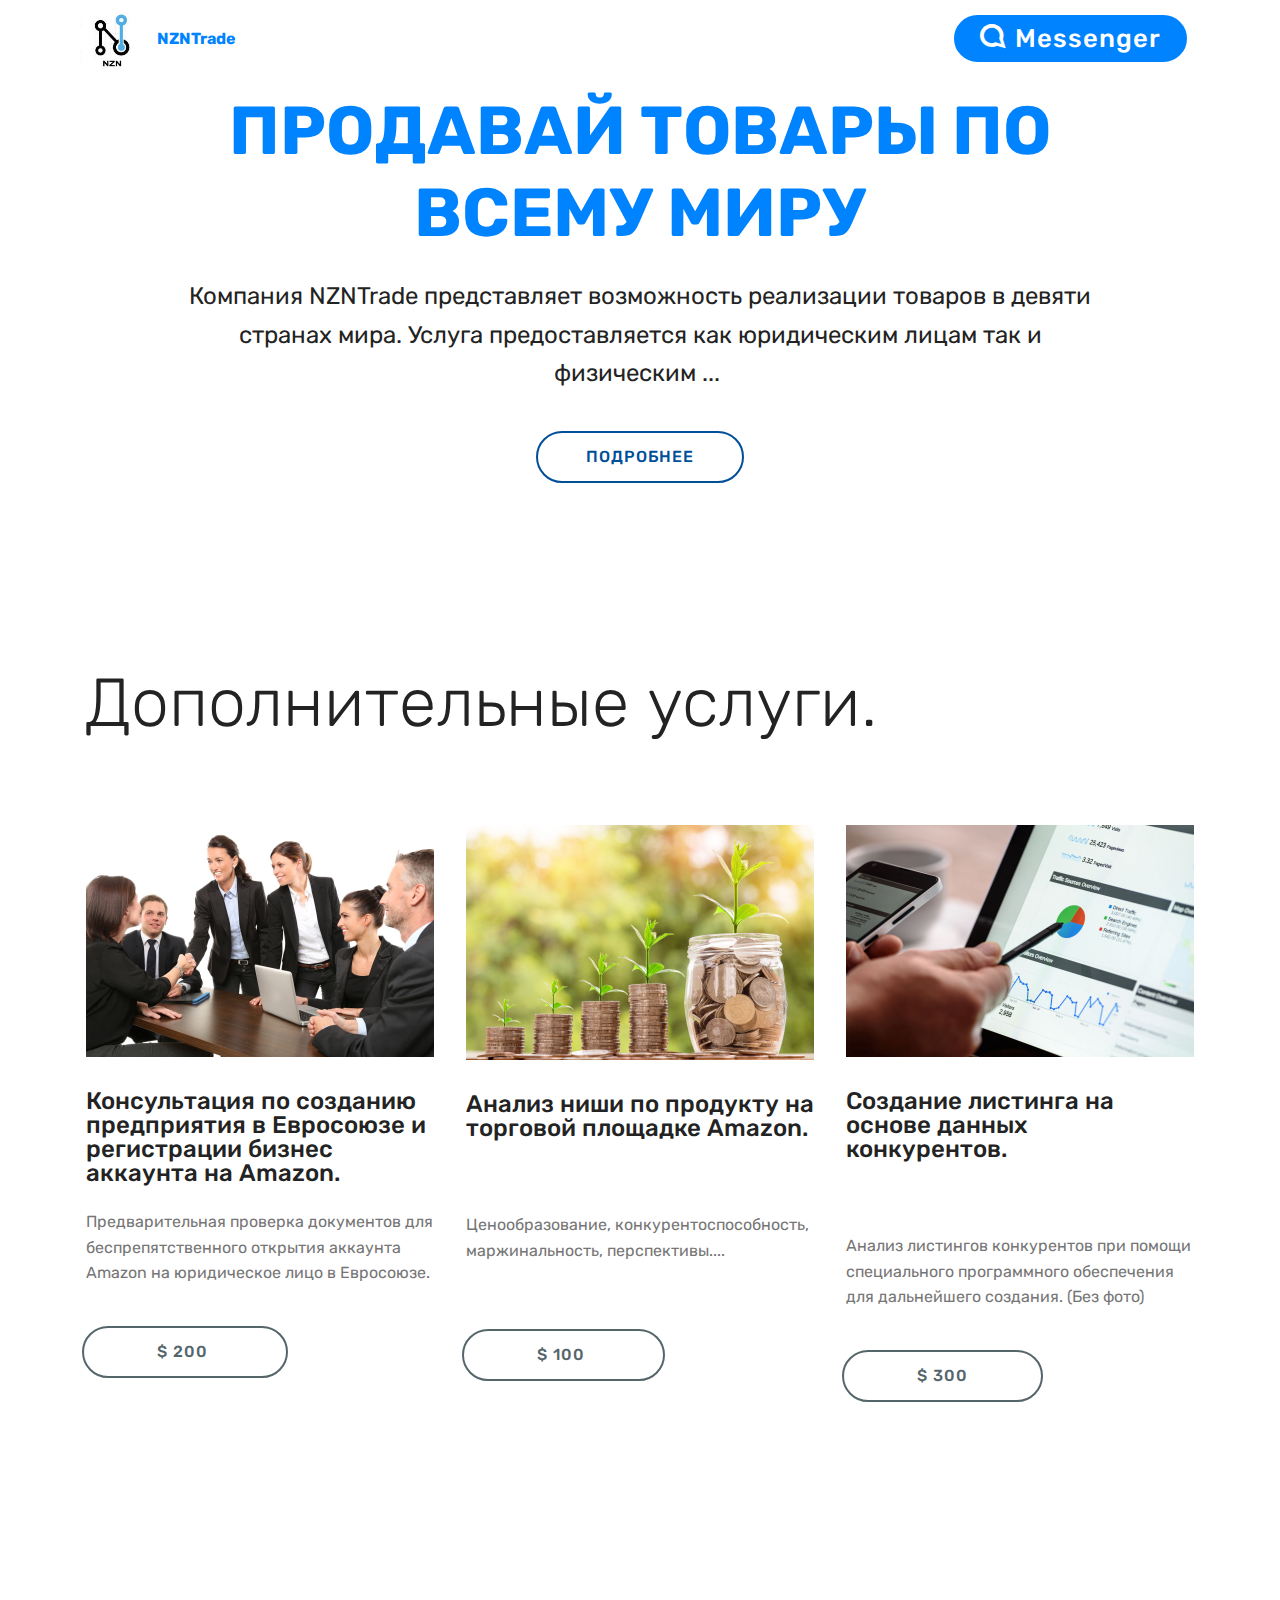
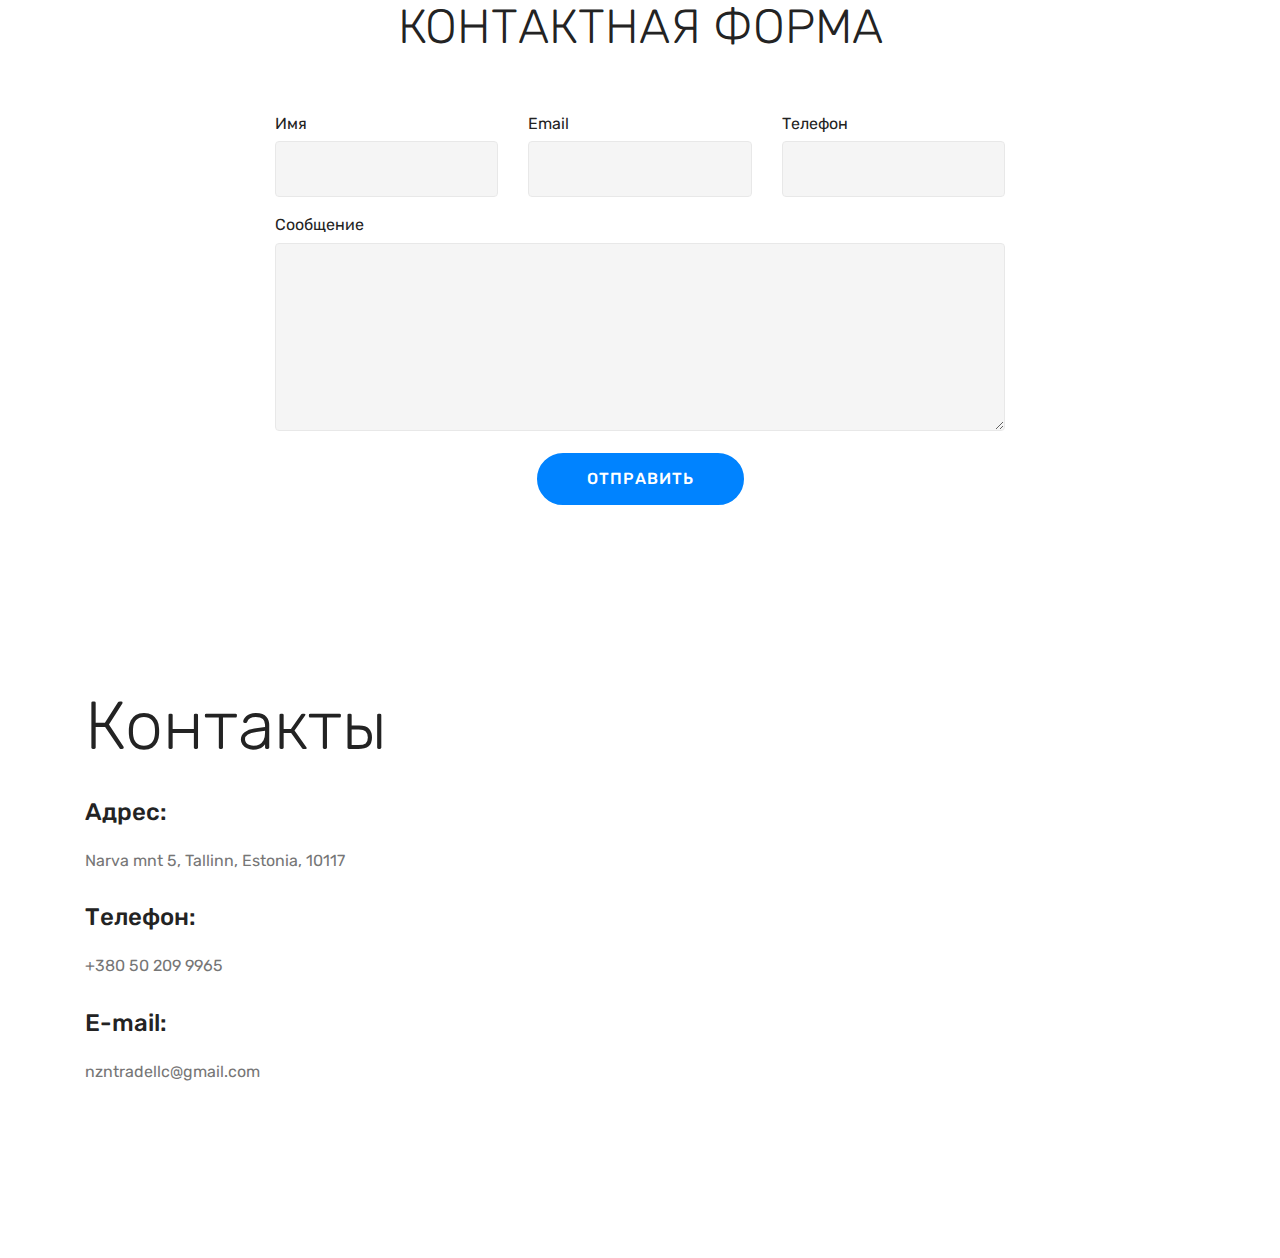
<file: index.html>
<!DOCTYPE html>
<html  >
<head>
  <!-- Site made with Mobirise Website Builder v4.10.7, https://mobirise.com -->
  <meta charset="UTF-8">
  <meta http-equiv="X-UA-Compatible" content="IE=edge">
  <meta name="generator" content="Mobirise v4.10.7, mobirise.com">
  <meta name="viewport" content="width=device-width, initial-scale=1, minimum-scale=1">
  <link rel="shortcut icon" href="assets/images/img-17072-128x122-1.png" type="image/x-icon">
  <meta name="description" content="">
  
  <title>Home</title>
  <link rel="stylesheet" href="assets/tether/tether.min.css">
  <link rel="stylesheet" href="assets/bootstrap/css/bootstrap.min.css">
  <link rel="stylesheet" href="assets/bootstrap/css/bootstrap-grid.min.css">
  <link rel="stylesheet" href="assets/bootstrap/css/bootstrap-reboot.min.css">
  <link rel="stylesheet" href="assets/dropdown/css/style.css">
  <link rel="stylesheet" href="assets/socicon/css/styles.css">
  <link rel="stylesheet" href="assets/theme/css/style.css">
  <link rel="stylesheet" href="assets/mobirise/css/mbr-additional.css" type="text/css">
  
  
  
</head>
<body>
  <section class="menu cid-rytp75Idjx" once="menu" id="menu2-0">

    

    <nav class="navbar navbar-expand beta-menu navbar-dropdown align-items-center navbar-fixed-top navbar-toggleable-sm">
        <button class="navbar-toggler navbar-toggler-right" type="button" data-toggle="collapse" data-target="#navbarSupportedContent" aria-controls="navbarSupportedContent" aria-expanded="false" aria-label="Toggle navigation">
            <div class="hamburger">
                <span></span>
                <span></span>
                <span></span>
                <span></span>
            </div>
        </button>
        <div class="menu-logo">
            <div class="navbar-brand">
                <span class="navbar-logo">
                    <a href="#top">
                        <img src="assets/images/img-17072-122x116.jpg" alt="Mobirise" title="" style="height: 3.8rem;">
                    </a>
                </span>
                <span class="navbar-caption-wrap"><a class="navbar-caption text-primary display-4" href="#top">NZNTrade</a></span>
            </div>
        </div>
        <div class="collapse navbar-collapse" id="navbarSupportedContent">
            
            <div class="navbar-buttons mbr-section-btn"><a class="btn btn-sm btn-primary display-4" href="http://m.me/NZNTrade" target="_blank"><span class="socicon socicon-identica mbr-iconfont mbr-iconfont-btn"></span><span style="font-size: 25.6px;">Messenger</span></a></div>
        </div>
    </nav>
</section>

<section class="engine"><a href="https://mobirise.info/x">css templates</a></section><section class="header1 cid-rytp8MB3bv" id="header16-1">

    

    

    <div class="container">
        <div class="row justify-content-md-center">
            <div class="col-md-10 align-center">
                <h1 class="mbr-section-title mbr-bold pb-3 mbr-fonts-style display-1">ПРОДАВАЙ ТОВАРЫ ПО ВСЕМУ МИРУ</h1>
                
                <p class="mbr-text pb-3 mbr-fonts-style display-5">
                    Компания NZNTrade представляет возможность реализации товаров в девяти странах мира. Услуга предоставляется как юридическим лицам так и физическим ...&nbsp;</p>
                <div class="mbr-section-btn"><a class="btn btn-md btn-primary-outline display-4" href="info.html#header16-c">ПОДРОБНЕЕ</a></div>
            </div>
        </div>
    </div>

</section>

<section class="services1 cid-rytpoEOvLl" id="services1-5">
    <!---->
    
    <!---->
    <!--Overlay-->
    
    <!--Container-->
    <div class="container">
        <div class="row justify-content-center">
            <!--Titles-->
            <div class="title pb-5 col-12">
                <h2 class="align-left pb-3 mbr-fonts-style display-1">Дополнительные услуги.</h2>
                
            </div>
            <!--Card-1-->
            <div class="card col-12 col-md-6 p-3 col-lg-4">
                <div class="card-wrapper">
                    <div class="card-img">
                        <img src="assets/images/mbr-696x464.jpg" alt="Mobirise" title="">
                    </div>
                    <div class="card-box">
                        <h4 class="card-title mbr-fonts-style display-5">
                            Консультация по созданию предприятия в Евросоюзе и регистрации бизнес аккаунта на Amazon.</h4>
                        <p class="mbr-text mbr-fonts-style display-7">Предварительная проверка документов для беспрепятственного открытия аккаунта Amazon на юридическое лицо в Евросоюзе.</p>
                        <!--Btn-->
                        <div class="mbr-section-btn align-left"><a href="https://mobirise.co" class="btn btn-warning-outline display-4">&nbsp; &nbsp; &nbsp;$ 200 &nbsp; &nbsp; &nbsp;</a></div>
                    </div>
                </div>
            </div>
            <!--Card-2-->
            <div class="card col-12 col-md-6 p-3 col-lg-4">
                <div class="card-wrapper">
                    <div class="card-img">
                        <img src="assets/images/mbr-696x470.jpg" alt="Mobirise" title="">
                    </div>
                    <div class="card-box">
                        <h4 class="card-title mbr-fonts-style display-5">
                            Анализ ниши по продукту на торговой площадке Amazon.<br><br><br></h4>
                        <p class="mbr-text mbr-fonts-style display-7">
                            Ценообразование, конкурентоспособность, маржинальность, перспективы....<br><br></p>
                        <!--Btn-->
                        <div class="mbr-section-btn align-left"><a href="https://mobirise.co" class="btn btn-warning-outline display-4">&nbsp; &nbsp; &nbsp;$ 100 &nbsp; &nbsp; &nbsp;</a></div>
                    </div>
                </div>
            </div>
            <!--Card-3-->
            <div class="card col-12 col-md-6 p-3 col-lg-4 last-child">
                <div class="card-wrapper">
                    <div class="card-img">
                        <img src="assets/images/mbr-1-696x464.jpg" alt="Mobirise" title="">
                    </div>
                    <div class="card-box">
                        <h4 class="card-title mbr-fonts-style display-5">
                            Создание листинга на основе данных конкурентов.<br><br><br></h4>
                        <p class="mbr-text mbr-fonts-style display-7">Анализ листингов конкурентов при помощи специального программного обеспечения для дальнейшего создания. (Без фото)</p>
                        <!--Btn-->
                        <div class="mbr-section-btn align-left"><a href="https://mobirise.co" class="btn btn-warning-outline display-4">&nbsp; &nbsp; &nbsp;$ 300 &nbsp; &nbsp;&nbsp;</a></div>
                    </div>
                </div>
            </div>
            <!--Card-4-->
            
        </div>
    </div>
</section>

<section class="mbr-section form1 cid-rytpEdXOLy" id="form1-7">

    

    
    <div class="container">
        <div class="row justify-content-center">
            <div class="title col-12 col-lg-8">
                <h2 class="mbr-section-title align-center pb-3 mbr-fonts-style display-2">
                    КОНТАКТНАЯ ФОРМА
                </h2>
                
            </div>
        </div>
    </div>
    <div class="container">
        <div class="row justify-content-center">
            <div class="media-container-column col-lg-8" data-form-type="formoid">
                <!---Formbuilder Form--->
                <form action="https://mobirise.com/" method="POST" class="mbr-form form-with-styler" data-form-title="Mobirise Form"><input type="hidden" name="email" data-form-email="true" value="IGzgcX1ITGS70/1SsaEOhbYiSIV9ORKvZ3khwB3nqvHSYHsOq6riqD9mMDe1f/hEwWSBElYGDRvRyMiStAKzpfm39lzS50TcIZ5ckqW5yoJPeqaido17mxnRQGNWITc4">
                    <div class="row">
                        <div hidden="hidden" data-form-alert="" class="alert alert-success col-12">Спасибо за заполнение анкеты!</div>
                        <div hidden="hidden" data-form-alert-danger="" class="alert alert-danger col-12">
                        </div>
                    </div>
                    <div class="dragArea row">
                        <div class="col-md-4  form-group" data-for="name">
                            <label for="name-form1-7" class="form-control-label mbr-fonts-style display-7">Имя</label>
                            <input type="text" name="name" data-form-field="Name" required="required" class="form-control display-7" id="name-form1-7">
                        </div>
                        <div class="col-md-4  form-group" data-for="email">
                            <label for="email-form1-7" class="form-control-label mbr-fonts-style display-7">Email</label>
                            <input type="email" name="email" data-form-field="Email" required="required" class="form-control display-7" id="email-form1-7">
                        </div>
                        <div data-for="phone" class="col-md-4  form-group">
                            <label for="phone-form1-7" class="form-control-label mbr-fonts-style display-7">Телефон</label>
                            <input type="tel" name="phone" data-form-field="Phone" class="form-control display-7" id="phone-form1-7">
                        </div>
                        <div data-for="message" class="col-md-12 form-group">
                            <label for="message-form1-7" class="form-control-label mbr-fonts-style display-7">Сообщение</label>
                            <textarea name="message" data-form-field="Message" class="form-control display-7" id="message-form1-7"></textarea>
                        </div>
                        <div class="col-md-12 input-group-btn align-center">
                            <button type="submit" class="btn btn-primary btn-form display-4">ОТПРАВИТЬ</button>
                        </div>
                    </div>
                </form><!---Formbuilder Form--->
            </div>
        </div>
    </div>
</section>

<section class="mbr-section contacts1 cid-rytpLniWOH" id="contacts1-8">
    <!---->
    
    <!---->
    <!--Overlay-->
    
    <!--Container-->
    <div class="container">
        <div class="row">
            <!--Titles-->
            <div class="title col-12">
                <h2 class="align-left mbr-fonts-style display-1">Контакты</h2>
                
            </div>
            <!--Left-->
            <div class="col-12 col-md-6">
                <div class="left-block wrapper">
                    <div class="b b-adress">
                        <h5 class="align-left mbr-fonts-style m-0 display-5">Адрес:
                        </h5>
                        <p class="mbr-text align-left mbr-fonts-style display-7">
                            Narva mnt 5, Tallinn, Estonia, 10117
                        </p>
                    </div>
                    <div class="b b-phone">
                        <h5 class="align-left mbr-fonts-style m-0 display-5">Телефон:
                        </h5>
                        <p class="mbr-text align-left mbr-fonts-style display-7">
                            +380 50 209 9965</p>
                    </div>
                    <div class="b b-mail">
                        <h5 class="align-left mbr-fonts-style m-0 display-5">
                            E-mail:
                        </h5>
                        <p class="mbr-text align-left mbr-fonts-style display-7">nzntradellc@gmail.com</p>
                    </div>
                </div>
            </div>
            <!--Right-->
            <div class="col-12 col-md-6">
                <div class="google-map"><iframe frameborder="0" style="border:0" src="https://www.google.com/maps/embed?pb=!1m18!1m12!1m3!1d2028.6848410493628!2d24.756924015586797!3d59.4383306816971!2m3!1f0!2f0!3f0!3m2!1i1024!2i768!4f13.1!3m3!1m2!1s0x46929360a2e85aa7%3A0x9402ceeaf15b00c0!2zTmFydmEgbWFhbnRlZSA1LCAxMDExNyBUYWxsaW5uLCDQrdGB0YLQvtC90LjRjw!5e0!3m2!1sru!2sua!4v1565246323999!5m2!1sru!2sua" allowfullscreen=""></iframe></div>
            </div>
        </div>
    </div>
</section>


  <script src="assets/web/assets/jquery/jquery.min.js"></script>
  <script src="assets/popper/popper.min.js"></script>
  <script src="assets/tether/tether.min.js"></script>
  <script src="assets/bootstrap/js/bootstrap.min.js"></script>
  <script src="assets/smoothscroll/smooth-scroll.js"></script>
  <script src="assets/dropdown/js/nav-dropdown.js"></script>
  <script src="assets/dropdown/js/navbar-dropdown.js"></script>
  <script src="assets/touchswipe/jquery.touch-swipe.min.js"></script>
  <script src="assets/theme/js/script.js"></script>
  <script src="assets/formoid/formoid.min.js"></script>
  
  
</body>
</html>
</file>
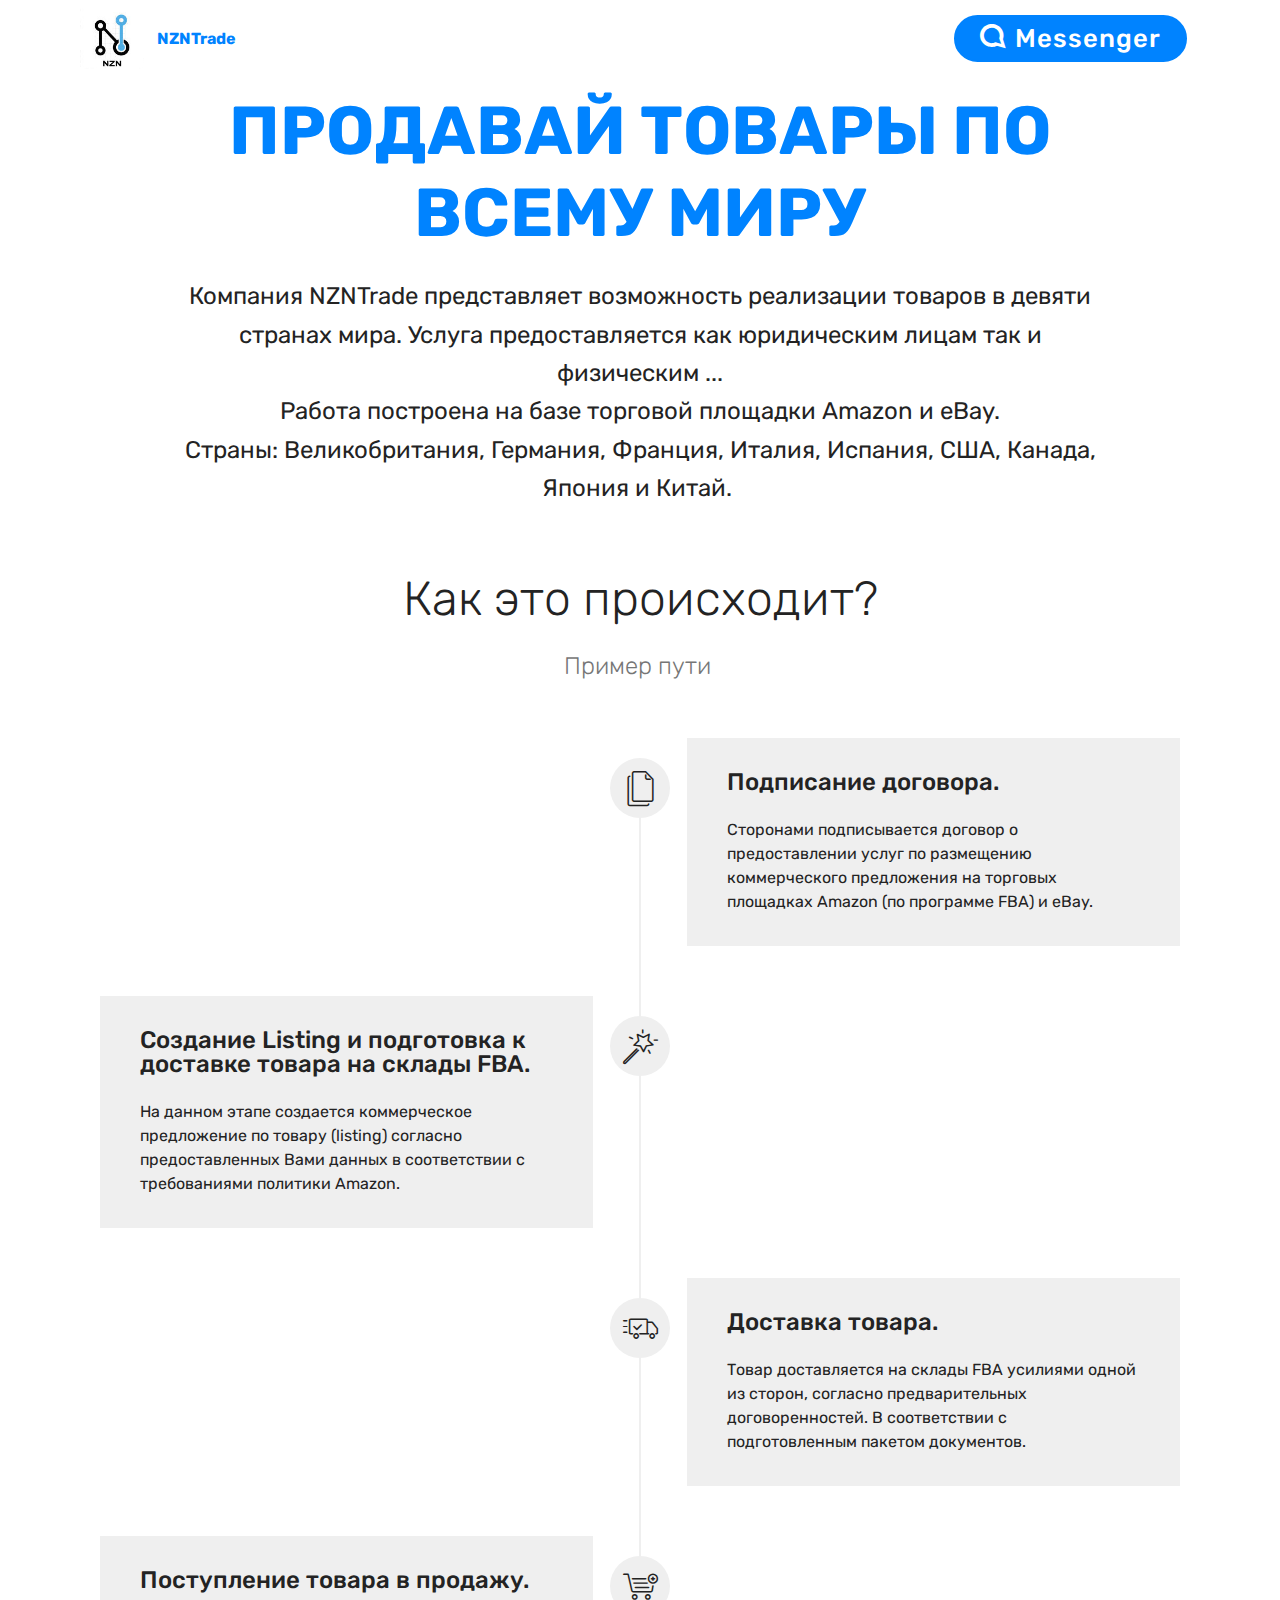
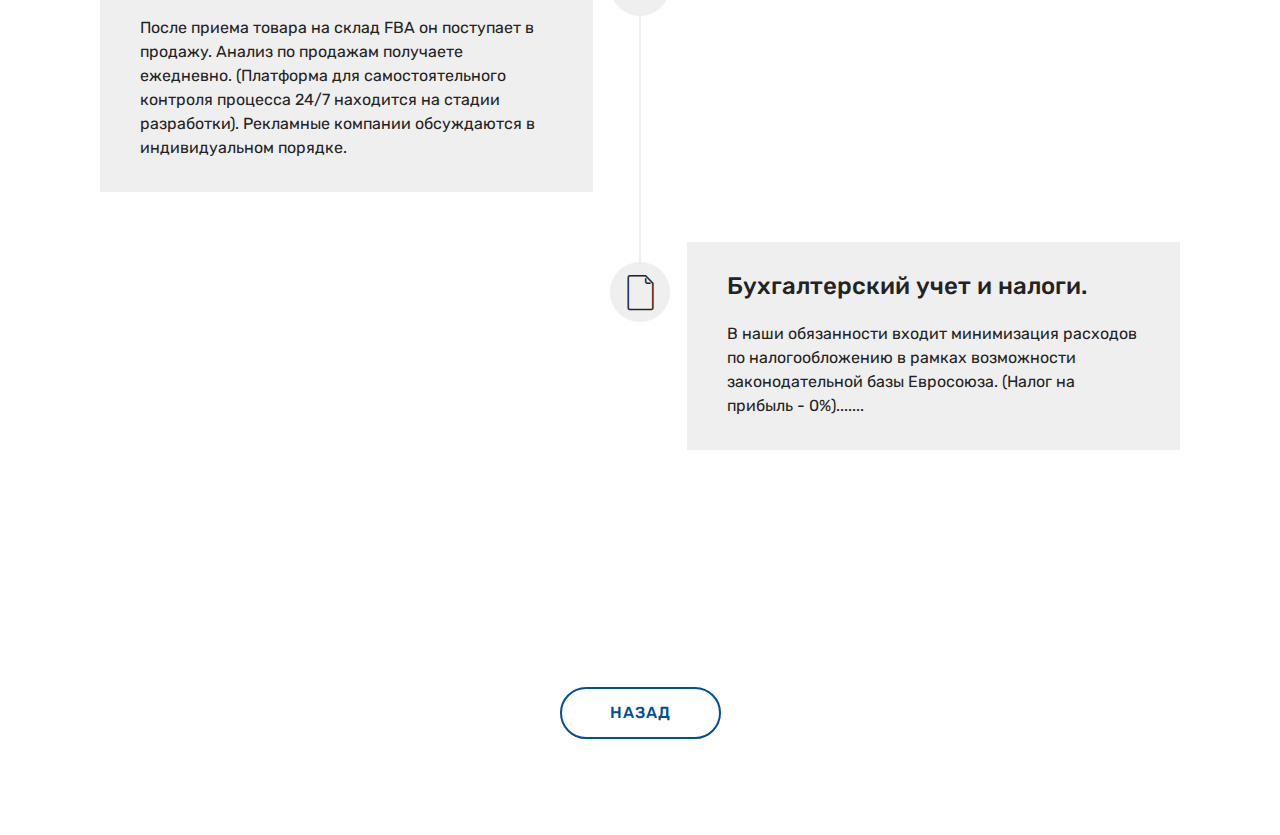
<file: info.html>
<!DOCTYPE html>
<html  >
<head>
  <!-- Site made with Mobirise Website Builder v4.10.7, https://mobirise.com -->
  <meta charset="UTF-8">
  <meta http-equiv="X-UA-Compatible" content="IE=edge">
  <meta name="generator" content="Mobirise v4.10.7, mobirise.com">
  <meta name="viewport" content="width=device-width, initial-scale=1, minimum-scale=1">
  <link rel="shortcut icon" href="assets/images/img-17072-128x122-1.png" type="image/x-icon">
  <meta name="description" content="Website Maker Description">
  
  <title>info</title>
  <link rel="stylesheet" href="assets/web/assets/mobirise-icons/mobirise-icons.css">
  <link rel="stylesheet" href="assets/tether/tether.min.css">
  <link rel="stylesheet" href="assets/bootstrap/css/bootstrap.min.css">
  <link rel="stylesheet" href="assets/bootstrap/css/bootstrap-grid.min.css">
  <link rel="stylesheet" href="assets/bootstrap/css/bootstrap-reboot.min.css">
  <link rel="stylesheet" href="assets/dropdown/css/style.css">
  <link rel="stylesheet" href="assets/socicon/css/styles.css">
  <link rel="stylesheet" href="assets/theme/css/style.css">
  <link rel="stylesheet" href="assets/mobirise/css/mbr-additional.css" type="text/css">
  
  
  
</head>
<body>
  <section class="menu cid-rytp75Idjx" once="menu" id="menu2-a">

    

    <nav class="navbar navbar-expand beta-menu navbar-dropdown align-items-center navbar-fixed-top navbar-toggleable-sm">
        <button class="navbar-toggler navbar-toggler-right" type="button" data-toggle="collapse" data-target="#navbarSupportedContent" aria-controls="navbarSupportedContent" aria-expanded="false" aria-label="Toggle navigation">
            <div class="hamburger">
                <span></span>
                <span></span>
                <span></span>
                <span></span>
            </div>
        </button>
        <div class="menu-logo">
            <div class="navbar-brand">
                <span class="navbar-logo">
                    <a href="#top">
                        <img src="assets/images/img-17072-122x116.jpg" alt="Mobirise" title="" style="height: 3.8rem;">
                    </a>
                </span>
                <span class="navbar-caption-wrap"><a class="navbar-caption text-primary display-4" href="#top">NZNTrade</a></span>
            </div>
        </div>
        <div class="collapse navbar-collapse" id="navbarSupportedContent">
            
            <div class="navbar-buttons mbr-section-btn"><a class="btn btn-sm btn-primary display-4" href="http://m.me/NZNTrade" target="_blank"><span class="socicon socicon-identica mbr-iconfont mbr-iconfont-btn"></span><span style="font-size: 25.6px;">Messenger</span></a></div>
        </div>
    </nav>
</section>

<section class="engine"><a href="https://mobirise.info/i">free website creation software</a></section><section class="header1 cid-rytE5XQgp6" id="header16-c">

    

    

    <div class="container">
        <div class="row justify-content-md-center">
            <div class="col-md-10 align-center">
                <h1 class="mbr-section-title mbr-bold pb-3 mbr-fonts-style display-1">ПРОДАВАЙ ТОВАРЫ ПО ВСЕМУ МИРУ</h1>
                
                <p class="mbr-text pb-3 mbr-fonts-style display-5">Компания NZNTrade представляет возможность реализации товаров в девяти странах мира. Услуга предоставляется как юридическим лицам так и физическим ... 
<br>Работа построена на базе торговой площадки Amazon и eBay.
<br>Страны: Великобритания, Германия, Франция, Италия, Испания, США, Канада, Япония и Китай.&nbsp;<br></p>
                
            </div>
        </div>
    </div>

</section>

<section class="timeline2 cid-rytScOGaq1" id="timeline2-d">

    

    

    <div class="container align-center">
        <h2 class="mbr-section-title pb-3 mbr-fonts-style display-2">Как это происходит?</h2>
        <h3 class="mbr-section-subtitle pb-5 mbr-fonts-style display-5">
            Пример пути&nbsp;</h3>

        <div class="container timelines-container" mbri-timelines="">
            <!--1-->
            <div class="row timeline-element reverse separline">
                <span class="iconsBackground">
                    <span class="mbri-pages mbr-iconfont"></span>
                </span>          
                <div class="col-xs-12 col-md-6 align-left">
                    <div class="timeline-text-content">
                        <h4 class="mbr-timeline-title pb-3 mbr-fonts-style display-5">
                            Подписание договора.</h4>
                        <p class="mbr-timeline-text mbr-fonts-style display-7">
                            Сторонами подписывается договор о предоставлении услуг по размещению коммерческого предложения на торговых площадках Amazon (по программе FBA) и eBay.</p>
                     </div>
                </div>
            </div>
            <!--2-->
            <div class="row timeline-element  separline">
                <span class="iconsBackground">
                    <span class="mbr-iconfont mbri-magic-stick"></span>
                </span>
                <div class="col-xs-12 col-md-6 align-left ">
                    <div class="timeline-text-content">
                        <h4 class="mbr-timeline-title pb-3 mbr-fonts-style display-5">Создание Listing и подготовка к доставке товара на склады FBA.</h4>
                        <p class="mbr-timeline-text mbr-fonts-style display-7">На данном этапе создается коммерческое предложение по товару (listing) согласно предоставленных Вами данных в соответствии с требованиями политики Amazon.</p>
                    </div>
                </div>
            </div>
            <!--3-->
            <div class="row timeline-element reverse separline">
                <span class="iconsBackground">
                    <span class="mbr-iconfont mbri-delivery"></span>
                </span>
                <div class="col-xs-12 col-md-6 align-left">
                    <div class="timeline-text-content">
                        <h4 class="mbr-timeline-title pb-3 mbr-fonts-style display-5">Доставка товара.</h4>      
                        <p class="mbr-timeline-text mbr-fonts-style display-7">Товар доставляется на склады FBA усилиями одной из сторон, согласно предварительных договоренностей. В соответствии с подготовленным пакетом документов.</p>
                    </div>
                </div>
            </div>
            <!--4-->
            <div class="row timeline-element  separline">
                <span class="iconsBackground">
                    <span class="mbr-iconfont mbri-cart-add"></span>
                </span>
                <div class="col-xs-12 col-md-6 align-left ">
                    <div class="timeline-text-content">
                        <h4 class="mbr-timeline-title pb-3 mbr-fonts-style display-5">
                            Поступление товара в продажу.</h4>
                        <p class="mbr-timeline-text mbr-fonts-style display-7">
                            После приема товара на склад FBA он поступает в продажу. Анализ по продажам получаете ежедневно. (Платформа для самостоятельного контроля процесса 24/7 находится на стадии разработки). Рекламные компании обсуждаются в индивидуальном порядке.</p>
                    </div>
                </div>
            </div>
            <!--5-->
            <div class="row timeline-element reverse">
                <span class="iconsBackground">
                    <span class="mbri-new-file mbr-iconfont"></span>
                </span>
                <div class="col-xs-12 col-md-6 align-left">
                    <div class="timeline-text-content">
                        <h4 class="mbr-timeline-title pb-3 mbr-fonts-style display-5">
                            Бухгалтерский учет и налоги.</h4>
                        <p class="mbr-timeline-text mbr-fonts-style display-7">В наши обязанности входит минимизация расходов по налогообложению в рамках возможности законодательной базы Евросоюза. (Налог на прибыль - 0%).......</p>
                    </div>
                </div>
            </div>
            <!--6-->
            
            <!--7-->
            
            <!--8-->
            
            <!--9-->
            
            <!--10-->
            
            <!--11-->
            
            <!--12-->
            
        </div>
    </div>
</section>

<section class="header1 cid-ryu2WsDvjb" id="header16-e">

    

    

    <div class="container">
        <div class="row justify-content-md-center">
            <div class="col-md-10 align-center">
                
                
                
                <div class="mbr-section-btn"><a class="btn btn-md btn-primary-outline display-4" href="index.html#header16-1">НАЗАД</a></div>
            </div>
        </div>
    </div>

</section>


  <script src="assets/web/assets/jquery/jquery.min.js"></script>
  <script src="assets/popper/popper.min.js"></script>
  <script src="assets/tether/tether.min.js"></script>
  <script src="assets/bootstrap/js/bootstrap.min.js"></script>
  <script src="assets/smoothscroll/smooth-scroll.js"></script>
  <script src="assets/dropdown/js/nav-dropdown.js"></script>
  <script src="assets/dropdown/js/navbar-dropdown.js"></script>
  <script src="assets/touchswipe/jquery.touch-swipe.min.js"></script>
  <script src="assets/theme/js/script.js"></script>
  
  
</body>
</html>
</file>
<file: assets/dropdown/css/style.css>
.navbar-dropdown {
  left: 0;
  padding: 0;
  position: absolute;
  right: 0;
  top: 0;
  transition: all 0.45s ease;
  z-index: 1030;
  background: #282828; }
  .navbar-dropdown .navbar-logo {
    margin-right: 0.8rem;
    transition: margin 0.3s ease-in-out;
    vertical-align: middle; }
    .navbar-dropdown .navbar-logo img {
      height: 3.125rem;
      transition: all 0.3s ease-in-out; }
    .navbar-dropdown .navbar-logo.mbr-iconfont {
      font-size: 3.125rem;
      line-height: 3.125rem; }
  .navbar-dropdown .navbar-caption {
    font-weight: 700;
    white-space: normal;
    vertical-align: -4px;
    line-height: 3.125rem !important; }
    .navbar-dropdown .navbar-caption, .navbar-dropdown .navbar-caption:hover {
      color: inherit;
      text-decoration: none; }
  .navbar-dropdown .mbr-iconfont + .navbar-caption {
    vertical-align: -1px; }
  .navbar-dropdown.navbar-fixed-top {
    position: fixed; }
  .navbar-dropdown .navbar-brand span {
    vertical-align: -4px; }
  .navbar-dropdown.bg-color.transparent {
    background: none; }
  .navbar-dropdown.navbar-short .navbar-brand {
    padding: 0.625rem 0; }
    .navbar-dropdown.navbar-short .navbar-brand span {
      vertical-align: -1px; }
  .navbar-dropdown.navbar-short .navbar-caption {
    line-height: 2.375rem !important;
    vertical-align: -2px; }
  .navbar-dropdown.navbar-short .navbar-logo {
    margin-right: 0.5rem; }
    .navbar-dropdown.navbar-short .navbar-logo img {
      height: 2.375rem; }
    .navbar-dropdown.navbar-short .navbar-logo.mbr-iconfont {
      font-size: 2.375rem;
      line-height: 2.375rem; }
  .navbar-dropdown.navbar-short .mbr-table-cell {
    height: 3.625rem; }
  .navbar-dropdown .navbar-close {
    left: 0.6875rem;
    position: fixed;
    top: 0.75rem;
    z-index: 1000; }
  .navbar-dropdown .hamburger-icon {
    content: "";
    display: inline-block;
    vertical-align: middle;
    width: 16px;
    -webkit-box-shadow: 0 -6px 0 1px #282828,0 0 0 1px #282828,0 6px 0 1px #282828;
    -moz-box-shadow: 0 -6px 0 1px #282828,0 0 0 1px #282828,0 6px 0 1px #282828;
    box-shadow: 0 -6px 0 1px #282828,0 0 0 1px #282828,0 6px 0 1px #282828; }

.dropdown-menu .dropdown-toggle[data-toggle="dropdown-submenu"]::after {
  border-bottom: 0.35em solid transparent;
  border-left: 0.35em solid;
  border-right: 0;
  border-top: 0.35em solid transparent;
  margin-left: 0.3rem; }

.dropdown-menu .dropdown-item:focus {
  outline: 0; }

.nav-dropdown {
  font-size: 0.75rem;
  font-weight: 500;
  height: auto !important; }
  .nav-dropdown .nav-btn {
    padding-left: 1rem; }
  .nav-dropdown .link {
    margin: .667em 1.667em;
    font-weight: 500;
    padding: 0;
    transition: color .2s ease-in-out; }
    .nav-dropdown .link.dropdown-toggle {
      margin-right: 2.583em; }
      .nav-dropdown .link.dropdown-toggle::after {
        margin-left: .25rem;
        border-top: 0.35em solid;
        border-right: 0.35em solid transparent;
        border-left: 0.35em solid transparent;
        border-bottom: 0; }
      .nav-dropdown .link.dropdown-toggle[aria-expanded="true"] {
        margin: 0;
        padding: 0.667em 3.263em  0.667em 1.667em; }
  .nav-dropdown .link::after,
  .nav-dropdown .dropdown-item::after {
    color: inherit; }
  .nav-dropdown .btn {
    font-size: 0.75rem;
    font-weight: 700;
    letter-spacing: 0;
    margin-bottom: 0;
    padding-left: 1.25rem;
    padding-right: 1.25rem; }
  .nav-dropdown .dropdown-menu {
    border-radius: 0;
    border: 0;
    left: 0;
    margin: 0;
    padding-bottom: 1.25rem;
    padding-top: 1.25rem;
    position: relative; }
  .nav-dropdown .dropdown-submenu {
    margin-left: 0.125rem;
    top: 0; }
  .nav-dropdown .dropdown-item {
    font-weight: 500;
    line-height: 2;
    padding: 0.3846em 4.615em 0.3846em 1.5385em;
    position: relative;
    transition: color .2s ease-in-out, background-color .2s ease-in-out; }
    .nav-dropdown .dropdown-item::after {
      margin-top: -0.3077em;
      position: absolute;
      right: 1.1538em;
      top: 50%; }
    .nav-dropdown .dropdown-item:focus, .nav-dropdown .dropdown-item:hover {
      background: none; }

@media (max-width: 767px) {
  .nav-dropdown.navbar-toggleable-sm {
    bottom: 0;
    display: none;
    left: 0;
    overflow-x: hidden;
    position: fixed;
    top: 0;
    transform: translateX(-100%);
    -ms-transform: translateX(-100%);
    -webkit-transform: translateX(-100%);
    width: 18.75rem;
    z-index: 999; } }
.nav-dropdown.navbar-toggleable-xl {
  bottom: 0;
  display: none;
  left: 0;
  overflow-x: hidden;
  position: fixed;
  top: 0;
  transform: translateX(-100%);
  -ms-transform: translateX(-100%);
  -webkit-transform: translateX(-100%);
  width: 18.75rem;
  z-index: 999; }

.nav-dropdown-sm {
  display: block !important;
  overflow-x: hidden;
  overflow: auto;
  padding-top: 3.875rem; }
  .nav-dropdown-sm::after {
    content: "";
    display: block;
    height: 3rem;
    width: 100%; }
  .nav-dropdown-sm.collapse.in ~ .navbar-close {
    display: block !important; }
  .nav-dropdown-sm.collapsing, .nav-dropdown-sm.collapse.in {
    transform: translateX(0);
    -ms-transform: translateX(0);
    -webkit-transform: translateX(0);
    transition: all 0.25s ease-out;
    -webkit-transition: all 0.25s ease-out;
    background: #282828; }
  .nav-dropdown-sm.collapsing[aria-expanded="false"] {
    transform: translateX(-100%);
    -ms-transform: translateX(-100%);
    -webkit-transform: translateX(-100%); }
  .nav-dropdown-sm .nav-item {
    display: block;
    margin-left: 0 !important;
    padding-left: 0; }
  .nav-dropdown-sm .link,
  .nav-dropdown-sm .dropdown-item {
    border-top: 1px dotted rgba(255, 255, 255, 0.1);
    font-size: 0.8125rem;
    line-height: 1.6;
    margin: 0 !important;
    padding: 0.875rem 2.4rem 0.875rem 1.5625rem !important;
    position: relative;
    white-space: normal; }
    .nav-dropdown-sm .link:focus, .nav-dropdown-sm .link:hover,
    .nav-dropdown-sm .dropdown-item:focus,
    .nav-dropdown-sm .dropdown-item:hover {
      background: rgba(0, 0, 0, 0.2) !important;
      color: #c0a375; }
  .nav-dropdown-sm .nav-btn {
    position: relative;
    padding: 1.5625rem 1.5625rem 0 1.5625rem; }
    .nav-dropdown-sm .nav-btn::before {
      border-top: 1px dotted rgba(255, 255, 255, 0.1);
      content: "";
      left: 0;
      position: absolute;
      top: 0;
      width: 100%; }
    .nav-dropdown-sm .nav-btn + .nav-btn {
      padding-top: 0.625rem; }
      .nav-dropdown-sm .nav-btn + .nav-btn::before {
        display: none; }
  .nav-dropdown-sm .btn {
    padding: 0.625rem 0; }
  .nav-dropdown-sm .dropdown-toggle[data-toggle="dropdown-submenu"]::after {
    margin-left: .25rem;
    border-top: 0.35em solid;
    border-right: 0.35em solid transparent;
    border-left: 0.35em solid transparent;
    border-bottom: 0; }
  .nav-dropdown-sm .dropdown-toggle[data-toggle="dropdown-submenu"][aria-expanded="true"]::after {
    border-top: 0;
    border-right: 0.35em solid transparent;
    border-left: 0.35em solid transparent;
    border-bottom: 0.35em solid; }
  .nav-dropdown-sm .dropdown-menu {
    margin: 0;
    padding: 0;
    position: relative;
    top: 0;
    left: 0;
    width: 100%;
    border: 0;
    float: none;
    border-radius: 0;
    background: none; }
  .nav-dropdown-sm .dropdown-submenu {
    left: 100%;
    margin-left: 0.125rem;
    margin-top: -1.25rem;
    top: 0; }

.navbar-toggleable-sm .nav-dropdown .dropdown-menu {
  position: absolute; }

.navbar-toggleable-sm .nav-dropdown .dropdown-submenu {
  left: 100%;
  margin-left: 0.125rem;
  margin-top: -1.25rem;
  top: 0; }

.navbar-toggleable-sm.opened .nav-dropdown .dropdown-menu {
  position: relative; }

.navbar-toggleable-sm.opened .nav-dropdown .dropdown-submenu {
  left: 0;
  margin-left: 00rem;
  margin-top: 0rem;
  top: 0; }

.is-builder .nav-dropdown.collapsing {
  transition: none !important; }

/*# sourceMappingURL=style.css.map */
</file>
<file: assets/socicon/css/styles.css>
@charset "UTF-8";

@font-face {
  font-family: "socicon";
  src:url("../fonts/socicon.eot");
  src:url("../fonts/socicon.eot?#iefix") format("embedded-opentype"),
    url("../fonts/socicon.woff") format("woff"),
    url("../fonts/socicon.ttf") format("truetype"),
    url("../fonts/socicon.svg#socicon") format("svg");
  font-weight: normal;
  font-style: normal;

}

[data-icon]:before {
  font-family: "socicon" !important;
  content: attr(data-icon);
  font-style: normal !important;
  font-weight: normal !important;
  font-variant: normal !important;
  text-transform: none !important;
  speak: none;
  line-height: 1;
  -webkit-font-smoothing: antialiased;
  -moz-osx-font-smoothing: grayscale;
}

[class^="socicon-"]:before,
[class*=" socicon-"]:before {
  font-family: "socicon" !important;
  font-style: normal !important;
  font-weight: normal !important;
  font-variant: normal !important;
  text-transform: none !important;
  speak: none;
  line-height: 1;
  -webkit-font-smoothing: antialiased;
  -moz-osx-font-smoothing: grayscale;
}

.socicon-modelmayhem:before {
  content: "\e000";
}
.socicon-mixcloud:before {
  content: "\e001";
}
.socicon-drupal:before {
  content: "\e002";
}
.socicon-swarm:before {
  content: "\e003";
}
.socicon-istock:before {
  content: "\e004";
}
.socicon-yammer:before {
  content: "\e005";
}
.socicon-ello:before {
  content: "\e006";
}
.socicon-stackoverflow:before {
  content: "\e007";
}
.socicon-persona:before {
  content: "\e008";
}
.socicon-triplej:before {
  content: "\e009";
}
.socicon-houzz:before {
  content: "\e00a";
}
.socicon-rss:before {
  content: "\e00b";
}
.socicon-paypal:before {
  content: "\e00c";
}
.socicon-odnoklassniki:before {
  content: "\e00d";
}
.socicon-airbnb:before {
  content: "\e00e";
}
.socicon-periscope:before {
  content: "\e00f";
}
.socicon-outlook:before {
  content: "\e010";
}
.socicon-coderwall:before {
  content: "\e011";
}
.socicon-tripadvisor:before {
  content: "\e012";
}
.socicon-appnet:before {
  content: "\e013";
}
.socicon-goodreads:before {
  content: "\e014";
}
.socicon-tripit:before {
  content: "\e015";
}
.socicon-lanyrd:before {
  content: "\e016";
}
.socicon-slideshare:before {
  content: "\e017";
}
.socicon-buffer:before {
  content: "\e018";
}
.socicon-disqus:before {
  content: "\e019";
}
.socicon-vkontakte:before {
  content: "\e01a";
}
.socicon-whatsapp:before {
  content: "\e01b";
}
.socicon-patreon:before {
  content: "\e01c";
}
.socicon-storehouse:before {
  content: "\e01d";
}
.socicon-pocket:before {
  content: "\e01e";
}
.socicon-mail:before {
  content: "\e01f";
}
.socicon-blogger:before {
  content: "\e020";
}
.socicon-technorati:before {
  content: "\e021";
}
.socicon-reddit:before {
  content: "\e022";
}
.socicon-dribbble:before {
  content: "\e023";
}
.socicon-stumbleupon:before {
  content: "\e024";
}
.socicon-digg:before {
  content: "\e025";
}
.socicon-envato:before {
  content: "\e026";
}
.socicon-behance:before {
  content: "\e027";
}
.socicon-delicious:before {
  content: "\e028";
}
.socicon-deviantart:before {
  content: "\e029";
}
.socicon-forrst:before {
  content: "\e02a";
}
.socicon-play:before {
  content: "\e02b";
}
.socicon-zerply:before {
  content: "\e02c";
}
.socicon-wikipedia:before {
  content: "\e02d";
}
.socicon-apple:before {
  content: "\e02e";
}
.socicon-flattr:before {
  content: "\e02f";
}
.socicon-github:before {
  content: "\e030";
}
.socicon-renren:before {
  content: "\e031";
}
.socicon-friendfeed:before {
  content: "\e032";
}
.socicon-newsvine:before {
  content: "\e033";
}
.socicon-identica:before {
  content: "\e034";
}
.socicon-bebo:before {
  content: "\e035";
}
.socicon-zynga:before {
  content: "\e036";
}
.socicon-steam:before {
  content: "\e037";
}
.socicon-xbox:before {
  content: "\e038";
}
.socicon-windows:before {
  content: "\e039";
}
.socicon-qq:before {
  content: "\e03a";
}
.socicon-douban:before {
  content: "\e03b";
}
.socicon-meetup:before {
  content: "\e03c";
}
.socicon-playstation:before {
  content: "\e03d";
}
.socicon-android:before {
  content: "\e03e";
}
.socicon-snapchat:before {
  content: "\e03f";
}
.socicon-twitter:before {
  content: "\e040";
}
.socicon-facebook:before {
  content: "\e041";
}
.socicon-googleplus:before {
  content: "\e042";
}
.socicon-pinterest:before {
  content: "\e043";
}
.socicon-foursquare:before {
  content: "\e044";
}
.socicon-yahoo:before {
  content: "\e045";
}
.socicon-skype:before {
  content: "\e046";
}
.socicon-yelp:before {
  content: "\e047";
}
.socicon-feedburner:before {
  content: "\e048";
}
.socicon-linkedin:before {
  content: "\e049";
}
.socicon-viadeo:before {
  content: "\e04a";
}
.socicon-xing:before {
  content: "\e04b";
}
.socicon-myspace:before {
  content: "\e04c";
}
.socicon-soundcloud:before {
  content: "\e04d";
}
.socicon-spotify:before {
  content: "\e04e";
}
.socicon-grooveshark:before {
  content: "\e04f";
}
.socicon-lastfm:before {
  content: "\e050";
}
.socicon-youtube:before {
  content: "\e051";
}
.socicon-vimeo:before {
  content: "\e052";
}
.socicon-dailymotion:before {
  content: "\e053";
}
.socicon-vine:before {
  content: "\e054";
}
.socicon-flickr:before {
  content: "\e055";
}
.socicon-500px:before {
  content: "\e056";
}
.socicon-wordpress:before {
  content: "\e058";
}
.socicon-tumblr:before {
  content: "\e059";
}
.socicon-twitch:before {
  content: "\e05a";
}
.socicon-8tracks:before {
  content: "\e05b";
}
.socicon-amazon:before {
  content: "\e05c";
}
.socicon-icq:before {
  content: "\e05d";
}
.socicon-smugmug:before {
  content: "\e05e";
}
.socicon-ravelry:before {
  content: "\e05f";
}
.socicon-weibo:before {
  content: "\e060";
}
.socicon-baidu:before {
  content: "\e061";
}
.socicon-angellist:before {
  content: "\e062";
}
.socicon-ebay:before {
  content: "\e063";
}
.socicon-imdb:before {
  content: "\e064";
}
.socicon-stayfriends:before {
  content: "\e065";
}
.socicon-residentadvisor:before {
  content: "\e066";
}
.socicon-google:before {
  content: "\e067";
}
.socicon-yandex:before {
  content: "\e068";
}
.socicon-sharethis:before {
  content: "\e069";
}
.socicon-bandcamp:before {
  content: "\e06a";
}
.socicon-itunes:before {
  content: "\e06b";
}
.socicon-deezer:before {
  content: "\e06c";
}
.socicon-telegram:before {
  content: "\e06e";
}
.socicon-openid:before {
  content: "\e06f";
}
.socicon-amplement:before {
  content: "\e070";
}
.socicon-viber:before {
  content: "\e071";
}
.socicon-zomato:before {
  content: "\e072";
}
.socicon-draugiem:before {
  content: "\e074";
}
.socicon-endomodo:before {
  content: "\e075";
}
.socicon-filmweb:before {
  content: "\e076";
}
.socicon-stackexchange:before {
  content: "\e077";
}
.socicon-wykop:before {
  content: "\e078";
}
.socicon-teamspeak:before {
  content: "\e079";
}
.socicon-teamviewer:before {
  content: "\e07a";
}
.socicon-ventrilo:before {
  content: "\e07b";
}
.socicon-younow:before {
  content: "\e07c";
}
.socicon-raidcall:before {
  content: "\e07d";
}
.socicon-mumble:before {
  content: "\e07e";
}
.socicon-medium:before {
  content: "\e06d";
}
.socicon-bebee:before {
  content: "\e07f";
}
.socicon-hitbox:before {
  content: "\e080";
}
.socicon-reverbnation:before {
  content: "\e081";
}
.socicon-formulr:before {
  content: "\e082";
}
.socicon-instagram:before {
  content: "\e057";
}
.socicon-battlenet:before {
  content: "\e083";
}
.socicon-chrome:before {
  content: "\e084";
}
.socicon-discord:before {
  content: "\e086";
}
.socicon-issuu:before {
  content: "\e087";
}
.socicon-macos:before {
  content: "\e088";
}
.socicon-firefox:before {
  content: "\e089";
}
.socicon-opera:before {
  content: "\e08d";
}
.socicon-keybase:before {
  content: "\e090";
}
.socicon-alliance:before {
  content: "\e091";
}
.socicon-livejournal:before {
  content: "\e092";
}
.socicon-googlephotos:before {
  content: "\e093";
}
.socicon-horde:before {
  content: "\e094";
}
.socicon-etsy:before {
  content: "\e095";
}
.socicon-zapier:before {
  content: "\e096";
}
.socicon-google-scholar:before {
  content: "\e097";
}
.socicon-researchgate:before {
  content: "\e098";
}
.socicon-wechat:before {
  content: "\e099";
}
.socicon-strava:before {
  content: "\e09a";
}
.socicon-line:before {
  content: "\e09b";
}
.socicon-lyft:before {
  content: "\e09c";
}
.socicon-uber:before {
  content: "\e09d";
}
.socicon-songkick:before {
  content: "\e09e";
}
.socicon-viewbug:before {
  content: "\e09f";
}
.socicon-googlegroups:before {
  content: "\e0a0";
}
.socicon-quora:before {
  content: "\e073";
}
.socicon-diablo:before {
  content: "\e085";
}
.socicon-blizzard:before {
  content: "\e0a1";
}
.socicon-hearthstone:before {
  content: "\e08b";
}
.socicon-heroes:before {
  content: "\e08a";
}
.socicon-overwatch:before {
  content: "\e08c";
}
.socicon-warcraft:before {
  content: "\e08e";
}
.socicon-starcraft:before {
  content: "\e08f";
}
.socicon-beam:before {
  content: "\e0a2";
}
.socicon-curse:before {
  content: "\e0a3";
}
.socicon-player:before {
  content: "\e0a4";
}
.socicon-streamjar:before {
  content: "\e0a5";
}
.socicon-nintendo:before {
  content: "\e0a6";
}
.socicon-hellocoton:before {
  content: "\e0a7";
}
</file>
<file: assets/theme/css/style.css>
/*!
 * Mobirise v4 theme (https://mobirise.com/)
 * Copyright 2017 Mobirise
 */
section {
  background-color: #eeeeee;
}

section,
.container,
.container-fluid {
  position: relative;
  word-wrap: break-word;
}

a.mbr-iconfont:hover {
  text-decoration: none;
}

.article .lead p, .article .lead ul, .article .lead ol, .article .lead pre, .article .lead blockquote {
  margin-bottom: 0;
}

a {
  font-style: normal;
  font-weight: 400;
  cursor: pointer;
}

a, a:hover {
  text-decoration: none;
}

figure {
  margin-bottom: 0;
}

body {
  color: #232323;
}

h1, h2, h3, h4, h5, h6,
.h1, .h2, .h3, .h4, .h5, .h6,
.display-1, .display-2, .display-3, .display-4 {
  line-height: 1;
  word-break: break-word;
  word-wrap: break-word;
}

b, strong {
  font-weight: bold;
}

blockquote {
  padding: 10px 0 10px 20px;
  position: relative;
  border-left: 2px solid;
  border-color: #ff3366;
}

input:-webkit-autofill, input:-webkit-autofill:hover, input:-webkit-autofill:focus, input:-webkit-autofill:active {
  transition-delay: 9999s;
  transition-property: background-color, color;
}

textarea[type="hidden"] {
  display: none;
}

body {
  position: relative;
}

section {
  background-position: 50% 50%;
  background-repeat: no-repeat;
  background-size: cover;
}

section .mbr-background-video,
section .mbr-background-video-preview {
  position: absolute;
  bottom: 0;
  left: 0;
  right: 0;
  top: 0;
}

.hidden {
  visibility: hidden;
}

.mbr-z-index20 {
  z-index: 20;
}

/*! Base colors */
.mbr-white {
  color: #ffffff;
}

.mbr-black {
  color: #000000;
}

.mbr-bg-white {
  background-color: #ffffff;
}

.mbr-bg-black {
  background-color: #000000;
}

/*! Text-aligns */
.align-left {
  text-align: left;
}

.align-center {
  text-align: center;
}

.align-right {
  text-align: right;
}

@media (max-width: 767px) {
  .align-left, .align-center, .align-right, .mbr-section-btn, .mbr-section-title {
    text-align: center;
  }
}

/*! Font-weight  */
.mbr-light {
  font-weight: 300;
}

.mbr-regular {
  font-weight: 400;
}

.mbr-semibold {
  font-weight: 500;
}

.mbr-bold {
  font-weight: 700;
}

/*! Media  */
.media-size-item {
  -webkit-flex: 1 1 auto;
  -moz-flex: 1 1 auto;
  -ms-flex: 1 1 auto;
  -o-flex: 1 1 auto;
  flex: 1 1 auto;
}

.media-content {
  -webkit-flex-basis: 100%;
  flex-basis: 100%;
}

.media-container-row {
  display: -ms-flexbox;
  display: -webkit-flex;
  display: flex;
  -webkit-flex-direction: row;
  -ms-flex-direction: row;
  flex-direction: row;
  -webkit-flex-wrap: wrap;
  -ms-flex-wrap: wrap;
  flex-wrap: wrap;
  -webkit-justify-content: center;
  -ms-flex-pack: center;
  justify-content: center;
  -webkit-align-content: center;
  -ms-flex-line-pack: center;
  align-content: center;
  -webkit-align-items: start;
  -ms-flex-align: start;
  align-items: start;
}

.media-container-row .media-size-item {
  width: 400px;
}

.media-container-column {
  display: -ms-flexbox;
  display: -webkit-flex;
  display: flex;
  -webkit-flex-direction: column;
  -ms-flex-direction: column;
  flex-direction: column;
  -webkit-flex-wrap: wrap;
  -ms-flex-wrap: wrap;
  flex-wrap: wrap;
  -webkit-justify-content: center;
  -ms-flex-pack: center;
  justify-content: center;
  -webkit-align-content: center;
  -ms-flex-line-pack: center;
  align-content: center;
  -webkit-align-items: stretch;
  -ms-flex-align: stretch;
  align-items: stretch;
}

.media-container-column > * {
  width: 100%;
}

@media (min-width: 992px) {
  .media-container-row {
    -webkit-flex-wrap: nowrap;
    -ms-flex-wrap: nowrap;
    flex-wrap: nowrap;
  }
}

figure {
  overflow: hidden;
}

figure[mbr-media-size] {
  transition: width 0.1s;
}

.mbr-figure img, .mbr-figure iframe {
  display: block;
  width: 100%;
}

.card {
  background-color: transparent;
  border: none;
}

.card-box {
  width: 100%;
}

.card-img {
  text-align: center;
  flex-shrink: 0;
  -webkit-flex-shrink: 0;
}

.media {
  max-width: 100%;
  margin: 0 auto;
}

.mbr-figure {
  -ms-flex-item-align: center;
  -ms-grid-row-align: center;
  -webkit-align-self: center;
  align-self: center;
}

.media-container > div {
  max-width: 100%;
}

.mbr-figure img, .card-img img {
  width: 100%;
}

@media (max-width: 991px) {
  .media-size-item {
    width: auto !important;
  }
  .media {
    width: auto;
  }
  .mbr-figure {
    width: 100% !important;
  }
}

/*! Buttons */
.mbr-section-btn {
  margin-left: -.25rem;
  margin-right: -.25rem;
  font-size: 0;
}

nav .mbr-section-btn {
  margin-left: 0rem;
  margin-right: 0rem;
}

/*! Btn icon margin */
.btn .mbr-iconfont, .btn.btn-sm .mbr-iconfont {
  cursor: pointer;
  margin-right: 0.5rem;
}

.btn.btn-md .mbr-iconfont, .btn.btn-md .mbr-iconfont {
  margin-right: 0.8rem;
}

.mbr-regular {
  font-weight: 400;
}

.mbr-semibold {
  font-weight: 500;
}

.mbr-bold {
  font-weight: 700;
}

[type="submit"] {
  -webkit-appearance: none;
}

/*! Full-screen */
.mbr-fullscreen .mbr-overlay {
  min-height: 100vh;
}

.mbr-fullscreen {
  display: flex;
  display: -webkit-flex;
  display: -moz-flex;
  display: -ms-flex;
  display: -o-flex;
  align-items: center;
  -webkit-align-items: center;
  min-height: 100vh;
  padding-top: 3rem;
  padding-bottom: 3rem;
}

/*! Map */
.map {
  height: 25rem;
  position: relative;
}

.map iframe {
  width: 100%;
  height: 100%;
}

/* Form */
.form-asterisk {
  font-family: initial;
  position: absolute;
  top: -2px;
  font-weight: normal;
}

/*! Scroll to top arrow */
.mbr-arrow-up {
  bottom: 25px;
  right: 90px;
  position: fixed;
  text-align: right;
  z-index: 5000;
  color: #ffffff;
  font-size: 32px;
  transform: rotate(180deg);
  -webkit-transform: rotate(180deg);
}

.mbr-arrow-up a {
  background: rgba(0, 0, 0, 0.2);
  border-radius: 3px;
  color: #fff;
  display: inline-block;
  height: 60px;
  width: 60px;
  outline-style: none !important;
  position: relative;
  text-decoration: none;
  transition: all .3s ease-in-out;
  cursor: pointer;
  text-align: center;
}

.mbr-arrow-up a:hover {
  background-color: rgba(0, 0, 0, 0.4);
}

.mbr-arrow-up a i {
  line-height: 60px;
}

.mbr-arrow-up-icon {
  display: block;
  color: #fff;
}

.mbr-arrow-up-icon::before {
  content: "\203a";
  display: inline-block;
  font-family: serif;
  font-size: 32px;
  line-height: 1;
  font-style: normal;
  position: relative;
  top: 6px;
  left: -4px;
  -webkit-transform: rotate(-90deg);
  transform: rotate(-90deg);
}

/*! Arrow Down */
.mbr-arrow {
  position: absolute;
  bottom: 45px;
  left: 50%;
  width: 60px;
  height: 60px;
  cursor: pointer;
  background-color: rgba(80, 80, 80, 0.5);
  border-radius: 50%;
  -webkit-transform: translateX(-50%);
  transform: translateX(-50%);
}

.mbr-arrow > a {
  display: inline-block;
  text-decoration: none;
  outline-style: none;
  -webkit-animation: arrowdown 1.7s ease-in-out infinite;
  animation: arrowdown 1.7s ease-in-out infinite;
}

.mbr-arrow > a > i {
  position: absolute;
  top: -2px;
  left: 15px;
  font-size: 2rem;
}

@keyframes arrowdown {
  0% {
    transform: translateY(0px);
    -webkit-transform: translateY(0px);
  }
  50% {
    transform: translateY(-5px);
    -webkit-transform: translateY(-5px);
  }
  100% {
    transform: translateY(0px);
    -webkit-transform: translateY(0px);
  }
}

@-webkit-keyframes arrowdown {
  0% {
    transform: translateY(0px);
    -webkit-transform: translateY(0px);
  }
  50% {
    transform: translateY(-5px);
    -webkit-transform: translateY(-5px);
  }
  100% {
    transform: translateY(0px);
    -webkit-transform: translateY(0px);
  }
}

@media (max-width: 500px) {
  .mbr-arrow-up {
    left: 50%;
    right: auto;
    transform: translateX(-50%) rotate(180deg);
    -webkit-transform: translateX(-50%) rotate(180deg);
  }
}

/*Gradients animation*/
@keyframes gradient-animation {
  from {
    background-position: 0% 100%;
    animation-timing-function: ease-in-out;
  }
  to {
    background-position: 100% 0%;
    animation-timing-function: ease-in-out;
  }
}

@-webkit-keyframes gradient-animation {
  from {
    background-position: 0% 100%;
    animation-timing-function: ease-in-out;
  }
  to {
    background-position: 100% 0%;
    animation-timing-function: ease-in-out;
  }
}

.bg-gradient {
  background-size: 200% 200%;
  animation: gradient-animation 5s infinite alternate;
  -webkit-animation: gradient-animation 5s infinite alternate;
}

.menu .navbar-brand {
  display: -webkit-flex;
}

.menu .navbar-brand span {
  display: flex;
  display: -webkit-flex;
}

.menu .navbar-brand .navbar-caption-wrap {
  display: -webkit-flex;
}

.menu .navbar-brand .navbar-logo img {
  display: -webkit-flex;
}

@media (min-width: 768px) and (max-width: 1023px) {
  .menu .navbar-toggleable-sm .navbar-nav {
    display: -webkit-box;
    display: -webkit-flex;
    display: -ms-flexbox;
  }
}

@media (max-width: 1023px) {
  .menu .navbar-collapse {
    max-height: 93.5vh;
  }
  .menu .navbar-collapse.show {
    overflow: auto;
  }
}

@media (min-width: 1024px) {
  .menu .navbar-nav.nav-dropdown {
    display: -webkit-flex;
  }
  .menu .navbar-toggleable-sm .navbar-collapse {
    display: -webkit-flex !important;
  }
  .menu .collapsed .navbar-collapse {
    max-height: 93.5vh;
  }
  .menu .collapsed .navbar-collapse.show {
    overflow: auto;
  }
}

@media (max-width: 767px) {
  .menu .navbar-collapse {
    max-height: 80vh;
  }
}

.navbar {
  display: -webkit-flex;
  -webkit-flex-wrap: wrap;
  -webkit-align-items: center;
  -webkit-justify-content: space-between;
}

.navbar-collapse {
  -webkit-flex-basis: 100%;
  -webkit-flex-grow: 1;
  -webkit-align-items: center;
}

.nav-dropdown .link {
  padding: .667em 1.667em !important;
  margin: 0 !important;
}

.nav {
  display: -webkit-flex;
  -webkit-flex-wrap: wrap;
}

.row {
  display: -webkit-flex;
  -webkit-flex-wrap: wrap;
}

.justify-content-center {
  -webkit-justify-content: center;
}

.form-inline {
  display: -webkit-flex;
  -webkit-flex-flow: row wrap;
  -webkit-align-items: center;
}

.card-wrapper {
  -webkit-flex: 1;
}

.carousel-control {
  z-index: 10;
  display: -webkit-flex;
  -webkit-align-items: center;
  -webkit-justify-content: center;
}

.carousel-controls {
  display: -webkit-flex;
}

.media {
  display: -webkit-flex;
}

.form-group:focus {
  outline: none;
}

.jq-selectbox__select {
  padding: 1.07em .5em;
  position: absolute;
  top: 0;
  left: 0;
  width: 100%;
}

.jq-selectbox__dropdown {
  position: absolute;
  top: 100% !important;
  left: 0 !important;
  width: 100% !important;
}

.jq-selectbox__trigger-arrow {
  transform: translateY(-50%);
}

.jq-selectbox li {
  padding: 1.07em .5em;
}

input[type="range"] {
  padding-left: 0 !important;
  padding-right: 0 !important;
}

.modal-dialog, .modal-content {
  height: 100%;
}

.modal-dialog .carousel-inner {
  height: 100%;
  height: -webkit-fill-available;
  height: fill-available;
}

.carousel-item {
  text-align: center;
}

.carousel-item img {
  margin: auto;
}
.engine {
	position: absolute;
	text-indent: -2400px;
	text-align: center;
	padding: 0;
	top: 0;
	left: -2400px;
}
</file>
<file: assets/mobirise/css/mbr-additional.css>
@import url(https://fonts.googleapis.com/css?family=Rubik:300,300i,400,400i,500,500i,700,700i,900,900i);





body {
  font-style: normal;
  line-height: 1.5;
}
.mbr-section-title {
  font-style: normal;
  line-height: 1.2;
}
.mbr-section-subtitle {
  line-height: 1.3;
}
.mbr-text {
  font-style: normal;
  line-height: 1.6;
}
.display-1 {
  font-family: 'Rubik', sans-serif;
  font-size: 4.25rem;
}
.display-1 > .mbr-iconfont {
  font-size: 6.8rem;
}
.display-2 {
  font-family: 'Rubik', sans-serif;
  font-size: 3rem;
}
.display-2 > .mbr-iconfont {
  font-size: 4.8rem;
}
.display-4 {
  font-family: 'Rubik', sans-serif;
  font-size: 1rem;
}
.display-4 > .mbr-iconfont {
  font-size: 1.6rem;
}
.display-5 {
  font-family: 'Rubik', sans-serif;
  font-size: 1.5rem;
}
.display-5 > .mbr-iconfont {
  font-size: 2.4rem;
}
.display-7 {
  font-family: 'Rubik', sans-serif;
  font-size: 1rem;
}
.display-7 > .mbr-iconfont {
  font-size: 1.6rem;
}
/* ---- Fluid typography for mobile devices ---- */
/* 1.4 - font scale ratio ( bootstrap == 1.42857 ) */
/* 100vw - current viewport width */
/* (48 - 20)  48 == 48rem == 768px, 20 == 20rem == 320px(minimal supported viewport) */
/* 0.65 - min scale variable, may vary */
@media (max-width: 768px) {
  .display-1 {
    font-size: 3.4rem;
    font-size: calc( 2.1374999999999997rem + (4.25 - 2.1374999999999997) * ((100vw - 20rem) / (48 - 20)));
    line-height: calc( 1.4 * (2.1374999999999997rem + (4.25 - 2.1374999999999997) * ((100vw - 20rem) / (48 - 20))));
  }
  .display-2 {
    font-size: 2.4rem;
    font-size: calc( 1.7rem + (3 - 1.7) * ((100vw - 20rem) / (48 - 20)));
    line-height: calc( 1.4 * (1.7rem + (3 - 1.7) * ((100vw - 20rem) / (48 - 20))));
  }
  .display-4 {
    font-size: 0.8rem;
    font-size: calc( 1rem + (1 - 1) * ((100vw - 20rem) / (48 - 20)));
    line-height: calc( 1.4 * (1rem + (1 - 1) * ((100vw - 20rem) / (48 - 20))));
  }
  .display-5 {
    font-size: 1.2rem;
    font-size: calc( 1.175rem + (1.5 - 1.175) * ((100vw - 20rem) / (48 - 20)));
    line-height: calc( 1.4 * (1.175rem + (1.5 - 1.175) * ((100vw - 20rem) / (48 - 20))));
  }
}
/* Buttons */
.btn {
  font-weight: 500;
  border-width: 2px;
  font-style: normal;
  letter-spacing: 1px;
  margin: .4rem .8rem;
  white-space: normal;
  -webkit-transition: all 0.3s ease-in-out;
  -moz-transition: all 0.3s ease-in-out;
  transition: all 0.3s ease-in-out;
  display: inline-flex;
  align-items: center;
  justify-content: center;
  word-break: break-word;
  -webkit-align-items: center;
  -webkit-justify-content: center;
  display: -webkit-inline-flex;
  padding: 1rem 3rem;
  border-radius: 3px;
}
.btn-sm {
  font-weight: 500;
  letter-spacing: 1px;
  -webkit-transition: all 0.3s ease-in-out;
  -moz-transition: all 0.3s ease-in-out;
  transition: all 0.3s ease-in-out;
  padding: 0.6rem 1.5rem;
  border-radius: 3px;
}
.btn-md {
  font-weight: 500;
  letter-spacing: 1px;
  margin: .4rem .8rem !important;
  -webkit-transition: all 0.3s ease-in-out;
  -moz-transition: all 0.3s ease-in-out;
  transition: all 0.3s ease-in-out;
  padding: 1rem 3rem;
  border-radius: 3px;
}
.btn-lg {
  font-weight: 500;
  letter-spacing: 1px;
  margin: .4rem .8rem !important;
  -webkit-transition: all 0.3s ease-in-out;
  -moz-transition: all 0.3s ease-in-out;
  transition: all 0.3s ease-in-out;
  padding: 1.2rem 3.2rem;
  border-radius: 3px;
}
.bg-primary {
  background-color: #0083ff !important;
}
.bg-success {
  background-color: #f7ed4a !important;
}
.bg-info {
  background-color: #82786e !important;
}
.bg-warning {
  background-color: #879a9f !important;
}
.bg-danger {
  background-color: #b1a374 !important;
}
.btn-primary,
.btn-primary:active {
  background-color: #0083ff !important;
  border-color: #0083ff !important;
  color: #ffffff !important;
}
.btn-primary:hover,
.btn-primary:focus,
.btn-primary.focus,
.btn-primary.active {
  color: #ffffff !important;
  background-color: #005cb3 !important;
  border-color: #005cb3 !important;
}
.btn-primary.disabled,
.btn-primary:disabled {
  color: #ffffff !important;
  background-color: #005cb3 !important;
  border-color: #005cb3 !important;
}
.btn-secondary,
.btn-secondary:active {
  background-color: #ff3366 !important;
  border-color: #ff3366 !important;
  color: #ffffff !important;
}
.btn-secondary:hover,
.btn-secondary:focus,
.btn-secondary.focus,
.btn-secondary.active {
  color: #ffffff !important;
  background-color: #e50039 !important;
  border-color: #e50039 !important;
}
.btn-secondary.disabled,
.btn-secondary:disabled {
  color: #ffffff !important;
  background-color: #e50039 !important;
  border-color: #e50039 !important;
}
.btn-info,
.btn-info:active {
  background-color: #82786e !important;
  border-color: #82786e !important;
  color: #ffffff !important;
}
.btn-info:hover,
.btn-info:focus,
.btn-info.focus,
.btn-info.active {
  color: #ffffff !important;
  background-color: #59524b !important;
  border-color: #59524b !important;
}
.btn-info.disabled,
.btn-info:disabled {
  color: #ffffff !important;
  background-color: #59524b !important;
  border-color: #59524b !important;
}
.btn-success,
.btn-success:active {
  background-color: #f7ed4a !important;
  border-color: #f7ed4a !important;
  color: #3f3c03 !important;
}
.btn-success:hover,
.btn-success:focus,
.btn-success.focus,
.btn-success.active {
  color: #3f3c03 !important;
  background-color: #eadd0a !important;
  border-color: #eadd0a !important;
}
.btn-success.disabled,
.btn-success:disabled {
  color: #3f3c03 !important;
  background-color: #eadd0a !important;
  border-color: #eadd0a !important;
}
.btn-warning,
.btn-warning:active {
  background-color: #879a9f !important;
  border-color: #879a9f !important;
  color: #ffffff !important;
}
.btn-warning:hover,
.btn-warning:focus,
.btn-warning.focus,
.btn-warning.active {
  color: #ffffff !important;
  background-color: #617479 !important;
  border-color: #617479 !important;
}
.btn-warning.disabled,
.btn-warning:disabled {
  color: #ffffff !important;
  background-color: #617479 !important;
  border-color: #617479 !important;
}
.btn-danger,
.btn-danger:active {
  background-color: #b1a374 !important;
  border-color: #b1a374 !important;
  color: #ffffff !important;
}
.btn-danger:hover,
.btn-danger:focus,
.btn-danger.focus,
.btn-danger.active {
  color: #ffffff !important;
  background-color: #8b7d4e !important;
  border-color: #8b7d4e !important;
}
.btn-danger.disabled,
.btn-danger:disabled {
  color: #ffffff !important;
  background-color: #8b7d4e !important;
  border-color: #8b7d4e !important;
}
.btn-white {
  color: #333333 !important;
}
.btn-white,
.btn-white:active {
  background-color: #ffffff !important;
  border-color: #ffffff !important;
  color: #808080 !important;
}
.btn-white:hover,
.btn-white:focus,
.btn-white.focus,
.btn-white.active {
  color: #808080 !important;
  background-color: #d9d9d9 !important;
  border-color: #d9d9d9 !important;
}
.btn-white.disabled,
.btn-white:disabled {
  color: #808080 !important;
  background-color: #d9d9d9 !important;
  border-color: #d9d9d9 !important;
}
.btn-black,
.btn-black:active {
  background-color: #333333 !important;
  border-color: #333333 !important;
  color: #ffffff !important;
}
.btn-black:hover,
.btn-black:focus,
.btn-black.focus,
.btn-black.active {
  color: #ffffff !important;
  background-color: #0d0d0d !important;
  border-color: #0d0d0d !important;
}
.btn-black.disabled,
.btn-black:disabled {
  color: #ffffff !important;
  background-color: #0d0d0d !important;
  border-color: #0d0d0d !important;
}
.btn-primary-outline,
.btn-primary-outline:active {
  background: none;
  border-color: #004f99;
  color: #004f99;
}
.btn-primary-outline:hover,
.btn-primary-outline:focus,
.btn-primary-outline.focus,
.btn-primary-outline.active {
  color: #ffffff;
  background-color: #0083ff;
  border-color: #0083ff;
}
.btn-primary-outline.disabled,
.btn-primary-outline:disabled {
  color: #ffffff !important;
  background-color: #0083ff !important;
  border-color: #0083ff !important;
}
.btn-secondary-outline,
.btn-secondary-outline:active {
  background: none;
  border-color: #cc0033;
  color: #cc0033;
}
.btn-secondary-outline:hover,
.btn-secondary-outline:focus,
.btn-secondary-outline.focus,
.btn-secondary-outline.active {
  color: #ffffff;
  background-color: #ff3366;
  border-color: #ff3366;
}
.btn-secondary-outline.disabled,
.btn-secondary-outline:disabled {
  color: #ffffff !important;
  background-color: #ff3366 !important;
  border-color: #ff3366 !important;
}
.btn-info-outline,
.btn-info-outline:active {
  background: none;
  border-color: #4b453f;
  color: #4b453f;
}
.btn-info-outline:hover,
.btn-info-outline:focus,
.btn-info-outline.focus,
.btn-info-outline.active {
  color: #ffffff;
  background-color: #82786e;
  border-color: #82786e;
}
.btn-info-outline.disabled,
.btn-info-outline:disabled {
  color: #ffffff !important;
  background-color: #82786e !important;
  border-color: #82786e !important;
}
.btn-success-outline,
.btn-success-outline:active {
  background: none;
  border-color: #d2c609;
  color: #d2c609;
}
.btn-success-outline:hover,
.btn-success-outline:focus,
.btn-success-outline.focus,
.btn-success-outline.active {
  color: #3f3c03;
  background-color: #f7ed4a;
  border-color: #f7ed4a;
}
.btn-success-outline.disabled,
.btn-success-outline:disabled {
  color: #3f3c03 !important;
  background-color: #f7ed4a !important;
  border-color: #f7ed4a !important;
}
.btn-warning-outline,
.btn-warning-outline:active {
  background: none;
  border-color: #55666b;
  color: #55666b;
}
.btn-warning-outline:hover,
.btn-warning-outline:focus,
.btn-warning-outline.focus,
.btn-warning-outline.active {
  color: #ffffff;
  background-color: #879a9f;
  border-color: #879a9f;
}
.btn-warning-outline.disabled,
.btn-warning-outline:disabled {
  color: #ffffff !important;
  background-color: #879a9f !important;
  border-color: #879a9f !important;
}
.btn-danger-outline,
.btn-danger-outline:active {
  background: none;
  border-color: #7a6e45;
  color: #7a6e45;
}
.btn-danger-outline:hover,
.btn-danger-outline:focus,
.btn-danger-outline.focus,
.btn-danger-outline.active {
  color: #ffffff;
  background-color: #b1a374;
  border-color: #b1a374;
}
.btn-danger-outline.disabled,
.btn-danger-outline:disabled {
  color: #ffffff !important;
  background-color: #b1a374 !important;
  border-color: #b1a374 !important;
}
.btn-black-outline,
.btn-black-outline:active {
  background: none;
  border-color: #000000;
  color: #000000;
}
.btn-black-outline:hover,
.btn-black-outline:focus,
.btn-black-outline.focus,
.btn-black-outline.active {
  color: #ffffff;
  background-color: #333333;
  border-color: #333333;
}
.btn-black-outline.disabled,
.btn-black-outline:disabled {
  color: #ffffff !important;
  background-color: #333333 !important;
  border-color: #333333 !important;
}
.btn-white-outline,
.btn-white-outline:active,
.btn-white-outline.active {
  background: none;
  border-color: #ffffff;
  color: #ffffff;
}
.btn-white-outline:hover,
.btn-white-outline:focus,
.btn-white-outline.focus {
  color: #333333;
  background-color: #ffffff;
  border-color: #ffffff;
}
.text-primary {
  color: #0083ff !important;
}
.text-secondary {
  color: #ff3366 !important;
}
.text-success {
  color: #f7ed4a !important;
}
.text-info {
  color: #82786e !important;
}
.text-warning {
  color: #879a9f !important;
}
.text-danger {
  color: #b1a374 !important;
}
.text-white {
  color: #ffffff !important;
}
.text-black {
  color: #000000 !important;
}
a.text-primary:hover,
a.text-primary:focus {
  color: #004f99 !important;
}
a.text-secondary:hover,
a.text-secondary:focus {
  color: #cc0033 !important;
}
a.text-success:hover,
a.text-success:focus {
  color: #d2c609 !important;
}
a.text-info:hover,
a.text-info:focus {
  color: #4b453f !important;
}
a.text-warning:hover,
a.text-warning:focus {
  color: #55666b !important;
}
a.text-danger:hover,
a.text-danger:focus {
  color: #7a6e45 !important;
}
a.text-white:hover,
a.text-white:focus {
  color: #b3b3b3 !important;
}
a.text-black:hover,
a.text-black:focus {
  color: #4d4d4d !important;
}
.alert-success {
  background-color: #70c770;
}
.alert-info {
  background-color: #82786e;
}
.alert-warning {
  background-color: #879a9f;
}
.alert-danger {
  background-color: #b1a374;
}
.mbr-section-btn a.btn:not(.btn-form) {
  border-radius: 100px;
}
.mbr-section-btn a.btn:not(.btn-form):hover,
.mbr-section-btn a.btn:not(.btn-form):focus {
  box-shadow: none !important;
}
.mbr-section-btn a.btn:not(.btn-form):hover,
.mbr-section-btn a.btn:not(.btn-form):focus {
  box-shadow: 0 10px 40px 0 rgba(0, 0, 0, 0.2) !important;
  -webkit-box-shadow: 0 10px 40px 0 rgba(0, 0, 0, 0.2) !important;
}
.mbr-gallery-filter li a {
  border-radius: 100px !important;
}
.mbr-gallery-filter li.active .btn {
  background-color: #0083ff;
  border-color: #0083ff;
  color: #ffffff;
}
.mbr-gallery-filter li.active .btn:focus {
  box-shadow: none;
}
.nav-tabs .nav-link {
  border-radius: 100px !important;
}
.btn-form {
  border-radius: 0;
}
.btn-form:hover {
  cursor: pointer;
}
a,
a:hover {
  color: #0083ff;
}
.mbr-plan-header.bg-primary .mbr-plan-subtitle,
.mbr-plan-header.bg-primary .mbr-plan-price-desc {
  color: #cce6ff;
}
.mbr-plan-header.bg-success .mbr-plan-subtitle,
.mbr-plan-header.bg-success .mbr-plan-price-desc {
  color: #ffffff;
}
.mbr-plan-header.bg-info .mbr-plan-subtitle,
.mbr-plan-header.bg-info .mbr-plan-price-desc {
  color: #beb8b2;
}
.mbr-plan-header.bg-warning .mbr-plan-subtitle,
.mbr-plan-header.bg-warning .mbr-plan-price-desc {
  color: #ced6d8;
}
.mbr-plan-header.bg-danger .mbr-plan-subtitle,
.mbr-plan-header.bg-danger .mbr-plan-price-desc {
  color: #dfd9c6;
}
/* Scroll to top button*/
.scrollToTop_wraper {
  display: none;
}
#scrollToTop a i:before {
  content: '';
  position: absolute;
  height: 40%;
  top: 25%;
  background: #fff;
  width: 2px;
  left: calc(50% - 1px);
}
#scrollToTop a i:after {
  content: '';
  position: absolute;
  display: block;
  border-top: 2px solid #fff;
  border-right: 2px solid #fff;
  width: 40%;
  height: 40%;
  left: 30%;
  bottom: 30%;
  transform: rotate(135deg);
  -webkit-transform: rotate(135deg);
}
/* Others*/
.note-check a[data-value=Rubik] {
  font-style: normal;
}
.mbr-arrow a {
  color: #ffffff;
}
@media (max-width: 767px) {
  .mbr-arrow {
    display: none;
  }
}
.form-control-label {
  position: relative;
  cursor: pointer;
  margin-bottom: .357em;
  padding: 0;
}
.alert {
  color: #ffffff;
  border-radius: 0;
  border: 0;
  font-size: .875rem;
  line-height: 1.5;
  margin-bottom: 1.875rem;
  padding: 1.25rem;
  position: relative;
}
.alert.alert-form::after {
  background-color: inherit;
  bottom: -7px;
  content: "";
  display: block;
  height: 14px;
  left: 50%;
  margin-left: -7px;
  position: absolute;
  transform: rotate(45deg);
  width: 14px;
  -webkit-transform: rotate(45deg);
}
.form-control {
  background-color: #f5f5f5;
  box-shadow: none;
  color: #565656;
  font-family: 'Rubik', sans-serif;
  font-size: 1rem;
  line-height: 1.43;
  min-height: 3.5em;
  padding: 1.07em .5em;
}
.form-control > .mbr-iconfont {
  font-size: 1.6rem;
}
.form-control,
.form-control:focus {
  border: 1px solid #e8e8e8;
}
.form-active .form-control:invalid {
  border-color: red;
}
.mbr-overlay {
  background-color: #000;
  bottom: 0;
  left: 0;
  opacity: .5;
  position: absolute;
  right: 0;
  top: 0;
  z-index: 0;
  pointer-events: none;
}
blockquote {
  font-style: italic;
  padding: 10px 0 10px 20px;
  font-size: 1.09rem;
  position: relative;
  border-color: #0083ff;
  border-width: 3px;
}
ul,
ol,
pre,
blockquote {
  margin-bottom: 2.3125rem;
}
pre {
  background: #f4f4f4;
  padding: 10px 24px;
  white-space: pre-wrap;
}
.inactive {
  -webkit-user-select: none;
  -moz-user-select: none;
  -ms-user-select: none;
  user-select: none;
  pointer-events: none;
  -webkit-user-drag: none;
  user-drag: none;
}
.mbr-section__comments .row {
  justify-content: center;
  -webkit-justify-content: center;
}
/* Forms */
.mbr-form .btn {
  margin: .4rem 0;
}
.mbr-form .input-group-btn a.btn {
  border-radius: 100px !important;
}
.mbr-form .input-group-btn a.btn:hover {
  box-shadow: 0 10px 40px 0 rgba(0, 0, 0, 0.2);
}
.mbr-form .input-group-btn button[type="submit"] {
  border-radius: 100px !important;
  padding: 1rem 3rem;
}
.mbr-form .input-group-btn button[type="submit"]:hover {
  box-shadow: 0 10px 40px 0 rgba(0, 0, 0, 0.2);
}
.form2 .form-control {
  border-top-left-radius: 100px;
  border-bottom-left-radius: 100px;
}
.form2 .input-group-btn a.btn {
  border-top-left-radius: 0 !important;
  border-bottom-left-radius: 0 !important;
}
.form2 .input-group-btn button[type="submit"] {
  border-top-left-radius: 0 !important;
  border-bottom-left-radius: 0 !important;
}
.form3 input[type="email"] {
  border-radius: 100px !important;
}
@media (max-width: 349px) {
  .form2 input[type="email"] {
    border-radius: 100px !important;
  }
  .form2 .input-group-btn a.btn {
    border-radius: 100px !important;
  }
  .form2 .input-group-btn button[type="submit"] {
    border-radius: 100px !important;
  }
}
@media (max-width: 767px) {
  .btn {
    font-size: .75rem !important;
  }
  .btn .mbr-iconfont {
    font-size: 1rem !important;
  }
}
/* Social block */
.btn-social {
  font-size: 20px;
  border-radius: 50%;
  padding: 0;
  width: 44px;
  height: 44px;
  line-height: 44px;
  text-align: center;
  position: relative;
  border: 2px solid #c0a375;
  border-color: #0083ff;
  color: #232323;
  cursor: pointer;
}
.btn-social i {
  top: 0;
  line-height: 44px;
  width: 44px;
}
.btn-social:hover {
  color: #fff;
  background: #0083ff;
}
.btn-social + .btn {
  margin-left: .1rem;
}
/* Footer */
.mbr-footer-content li::before,
.mbr-footer .mbr-contacts li::before {
  background: #0083ff;
}
.mbr-footer-content li a:hover,
.mbr-footer .mbr-contacts li a:hover {
  color: #0083ff;
}
.footer3 input[type="email"],
.footer4 input[type="email"] {
  border-radius: 100px !important;
}
.footer3 .input-group-btn a.btn,
.footer4 .input-group-btn a.btn {
  border-radius: 100px !important;
}
.footer3 .input-group-btn button[type="submit"],
.footer4 .input-group-btn button[type="submit"] {
  border-radius: 100px !important;
}
/* Headers*/
.header13 .form-inline input[type="email"],
.header14 .form-inline input[type="email"] {
  border-radius: 100px;
}
.header13 .form-inline input[type="text"],
.header14 .form-inline input[type="text"] {
  border-radius: 100px;
}
.header13 .form-inline input[type="tel"],
.header14 .form-inline input[type="tel"] {
  border-radius: 100px;
}
.header13 .form-inline a.btn,
.header14 .form-inline a.btn {
  border-radius: 100px;
}
.header13 .form-inline button,
.header14 .form-inline button {
  border-radius: 100px !important;
}
.offset-1 {
  margin-left: 8.33333%;
}
.offset-2 {
  margin-left: 16.66667%;
}
.offset-3 {
  margin-left: 25%;
}
.offset-4 {
  margin-left: 33.33333%;
}
.offset-5 {
  margin-left: 41.66667%;
}
.offset-6 {
  margin-left: 50%;
}
.offset-7 {
  margin-left: 58.33333%;
}
.offset-8 {
  margin-left: 66.66667%;
}
.offset-9 {
  margin-left: 75%;
}
.offset-10 {
  margin-left: 83.33333%;
}
.offset-11 {
  margin-left: 91.66667%;
}
@media (min-width: 576px) {
  .offset-sm-0 {
    margin-left: 0%;
  }
  .offset-sm-1 {
    margin-left: 8.33333%;
  }
  .offset-sm-2 {
    margin-left: 16.66667%;
  }
  .offset-sm-3 {
    margin-left: 25%;
  }
  .offset-sm-4 {
    margin-left: 33.33333%;
  }
  .offset-sm-5 {
    margin-left: 41.66667%;
  }
  .offset-sm-6 {
    margin-left: 50%;
  }
  .offset-sm-7 {
    margin-left: 58.33333%;
  }
  .offset-sm-8 {
    margin-left: 66.66667%;
  }
  .offset-sm-9 {
    margin-left: 75%;
  }
  .offset-sm-10 {
    margin-left: 83.33333%;
  }
  .offset-sm-11 {
    margin-left: 91.66667%;
  }
}
@media (min-width: 768px) {
  .offset-md-0 {
    margin-left: 0%;
  }
  .offset-md-1 {
    margin-left: 8.33333%;
  }
  .offset-md-2 {
    margin-left: 16.66667%;
  }
  .offset-md-3 {
    margin-left: 25%;
  }
  .offset-md-4 {
    margin-left: 33.33333%;
  }
  .offset-md-5 {
    margin-left: 41.66667%;
  }
  .offset-md-6 {
    margin-left: 50%;
  }
  .offset-md-7 {
    margin-left: 58.33333%;
  }
  .offset-md-8 {
    margin-left: 66.66667%;
  }
  .offset-md-9 {
    margin-left: 75%;
  }
  .offset-md-10 {
    margin-left: 83.33333%;
  }
  .offset-md-11 {
    margin-left: 91.66667%;
  }
}
@media (min-width: 992px) {
  .offset-lg-0 {
    margin-left: 0%;
  }
  .offset-lg-1 {
    margin-left: 8.33333%;
  }
  .offset-lg-2 {
    margin-left: 16.66667%;
  }
  .offset-lg-3 {
    margin-left: 25%;
  }
  .offset-lg-4 {
    margin-left: 33.33333%;
  }
  .offset-lg-5 {
    margin-left: 41.66667%;
  }
  .offset-lg-6 {
    margin-left: 50%;
  }
  .offset-lg-7 {
    margin-left: 58.33333%;
  }
  .offset-lg-8 {
    margin-left: 66.66667%;
  }
  .offset-lg-9 {
    margin-left: 75%;
  }
  .offset-lg-10 {
    margin-left: 83.33333%;
  }
  .offset-lg-11 {
    margin-left: 91.66667%;
  }
}
@media (min-width: 1200px) {
  .offset-xl-0 {
    margin-left: 0%;
  }
  .offset-xl-1 {
    margin-left: 8.33333%;
  }
  .offset-xl-2 {
    margin-left: 16.66667%;
  }
  .offset-xl-3 {
    margin-left: 25%;
  }
  .offset-xl-4 {
    margin-left: 33.33333%;
  }
  .offset-xl-5 {
    margin-left: 41.66667%;
  }
  .offset-xl-6 {
    margin-left: 50%;
  }
  .offset-xl-7 {
    margin-left: 58.33333%;
  }
  .offset-xl-8 {
    margin-left: 66.66667%;
  }
  .offset-xl-9 {
    margin-left: 75%;
  }
  .offset-xl-10 {
    margin-left: 83.33333%;
  }
  .offset-xl-11 {
    margin-left: 91.66667%;
  }
}
.navbar-toggler {
  -webkit-align-self: flex-start;
  -ms-flex-item-align: start;
  align-self: flex-start;
  padding: 0.25rem 0.75rem;
  font-size: 1.25rem;
  line-height: 1;
  background: transparent;
  border: 1px solid transparent;
  -webkit-border-radius: 0.25rem;
  border-radius: 0.25rem;
}
.navbar-toggler:focus,
.navbar-toggler:hover {
  text-decoration: none;
}
.navbar-toggler-icon {
  display: inline-block;
  width: 1.5em;
  height: 1.5em;
  vertical-align: middle;
  content: "";
  background: no-repeat center center;
  -webkit-background-size: 100% 100%;
  -o-background-size: 100% 100%;
  background-size: 100% 100%;
}
.navbar-toggler-left {
  position: absolute;
  left: 1rem;
}
.navbar-toggler-right {
  position: absolute;
  right: 1rem;
}
@media (max-width: 575px) {
  .navbar-toggleable .navbar-nav .dropdown-menu {
    position: static;
    float: none;
  }
  .navbar-toggleable > .container {
    padding-right: 0;
    padding-left: 0;
  }
}
@media (min-width: 576px) {
  .navbar-toggleable {
    -webkit-box-orient: horizontal;
    -webkit-box-direction: normal;
    -webkit-flex-direction: row;
    -ms-flex-direction: row;
    flex-direction: row;
    -webkit-flex-wrap: nowrap;
    -ms-flex-wrap: nowrap;
    flex-wrap: nowrap;
    -webkit-box-align: center;
    -webkit-align-items: center;
    -ms-flex-align: center;
    align-items: center;
  }
  .navbar-toggleable .navbar-nav {
    -webkit-box-orient: horizontal;
    -webkit-box-direction: normal;
    -webkit-flex-direction: row;
    -ms-flex-direction: row;
    flex-direction: row;
  }
  .navbar-toggleable .navbar-nav .nav-link {
    padding-right: .5rem;
    padding-left: .5rem;
  }
  .navbar-toggleable > .container {
    display: -webkit-box;
    display: -webkit-flex;
    display: -ms-flexbox;
    display: flex;
    -webkit-flex-wrap: nowrap;
    -ms-flex-wrap: nowrap;
    flex-wrap: nowrap;
    -webkit-box-align: center;
    -webkit-align-items: center;
    -ms-flex-align: center;
    align-items: center;
  }
  .navbar-toggleable .navbar-collapse {
    display: -webkit-box !important;
    display: -webkit-flex !important;
    display: -ms-flexbox !important;
    display: flex !important;
    width: 100%;
  }
  .navbar-toggleable .navbar-toggler {
    display: none;
  }
}
@media (max-width: 767px) {
  .navbar-toggleable-sm .navbar-nav .dropdown-menu {
    position: static;
    float: none;
  }
  .navbar-toggleable-sm > .container {
    padding-right: 0;
    padding-left: 0;
  }
}
@media (min-width: 768px) {
  .navbar-toggleable-sm {
    -webkit-box-orient: horizontal;
    -webkit-box-direction: normal;
    -webkit-flex-direction: row;
    -ms-flex-direction: row;
    flex-direction: row;
    -webkit-flex-wrap: nowrap;
    -ms-flex-wrap: nowrap;
    flex-wrap: nowrap;
    -webkit-box-align: center;
    -webkit-align-items: center;
    -ms-flex-align: center;
    align-items: center;
  }
  .navbar-toggleable-sm .navbar-nav {
    -webkit-box-orient: horizontal;
    -webkit-box-direction: normal;
    -webkit-flex-direction: row;
    -ms-flex-direction: row;
    flex-direction: row;
  }
  .navbar-toggleable-sm .navbar-nav .nav-link {
    padding-right: .5rem;
    padding-left: .5rem;
  }
  .navbar-toggleable-sm > .container {
    display: -webkit-box;
    display: -webkit-flex;
    display: -ms-flexbox;
    display: flex;
    -webkit-flex-wrap: nowrap;
    -ms-flex-wrap: nowrap;
    flex-wrap: nowrap;
    -webkit-box-align: center;
    -webkit-align-items: center;
    -ms-flex-align: center;
    align-items: center;
  }
  .navbar-toggleable-sm .navbar-collapse {
    display: none;
    width: 100%;
  }
  .navbar-toggleable-sm .navbar-toggler {
    display: none;
  }
}
@media (max-width: 1023px) {
  .navbar-toggleable-md .navbar-nav .dropdown-menu {
    position: static;
    float: none;
  }
  .navbar-toggleable-md > .container {
    padding-right: 0;
    padding-left: 0;
  }
}
@media (min-width: 1024px) {
  .navbar-toggleable-md {
    -webkit-box-orient: horizontal;
    -webkit-box-direction: normal;
    -webkit-flex-direction: row;
    -ms-flex-direction: row;
    flex-direction: row;
    -webkit-flex-wrap: nowrap;
    -ms-flex-wrap: nowrap;
    flex-wrap: nowrap;
    -webkit-box-align: center;
    -webkit-align-items: center;
    -ms-flex-align: center;
    align-items: center;
  }
  .navbar-toggleable-md .navbar-nav {
    -webkit-box-orient: horizontal;
    -webkit-box-direction: normal;
    -webkit-flex-direction: row;
    -ms-flex-direction: row;
    flex-direction: row;
  }
  .navbar-toggleable-md .navbar-nav .nav-link {
    padding-right: .5rem;
    padding-left: .5rem;
  }
  .navbar-toggleable-md > .container {
    display: -webkit-box;
    display: -webkit-flex;
    display: -ms-flexbox;
    display: flex;
    -webkit-flex-wrap: nowrap;
    -ms-flex-wrap: nowrap;
    flex-wrap: nowrap;
    -webkit-box-align: center;
    -webkit-align-items: center;
    -ms-flex-align: center;
    align-items: center;
  }
  .navbar-toggleable-md .navbar-collapse {
    display: -webkit-box !important;
    display: -webkit-flex !important;
    display: -ms-flexbox !important;
    display: flex !important;
    width: 100%;
  }
  .navbar-toggleable-md .navbar-toggler {
    display: none;
  }
}
@media (max-width: 1199px) {
  .navbar-toggleable-lg .navbar-nav .dropdown-menu {
    position: static;
    float: none;
  }
  .navbar-toggleable-lg > .container {
    padding-right: 0;
    padding-left: 0;
  }
}
@media (min-width: 1200px) {
  .navbar-toggleable-lg {
    -webkit-box-orient: horizontal;
    -webkit-box-direction: normal;
    -webkit-flex-direction: row;
    -ms-flex-direction: row;
    flex-direction: row;
    -webkit-flex-wrap: nowrap;
    -ms-flex-wrap: nowrap;
    flex-wrap: nowrap;
    -webkit-box-align: center;
    -webkit-align-items: center;
    -ms-flex-align: center;
    align-items: center;
  }
  .navbar-toggleable-lg .navbar-nav {
    -webkit-box-orient: horizontal;
    -webkit-box-direction: normal;
    -webkit-flex-direction: row;
    -ms-flex-direction: row;
    flex-direction: row;
  }
  .navbar-toggleable-lg .navbar-nav .nav-link {
    padding-right: .5rem;
    padding-left: .5rem;
  }
  .navbar-toggleable-lg > .container {
    display: -webkit-box;
    display: -webkit-flex;
    display: -ms-flexbox;
    display: flex;
    -webkit-flex-wrap: nowrap;
    -ms-flex-wrap: nowrap;
    flex-wrap: nowrap;
    -webkit-box-align: center;
    -webkit-align-items: center;
    -ms-flex-align: center;
    align-items: center;
  }
  .navbar-toggleable-lg .navbar-collapse {
    display: -webkit-box !important;
    display: -webkit-flex !important;
    display: -ms-flexbox !important;
    display: flex !important;
    width: 100%;
  }
  .navbar-toggleable-lg .navbar-toggler {
    display: none;
  }
}
.navbar-toggleable-xl {
  -webkit-box-orient: horizontal;
  -webkit-box-direction: normal;
  -webkit-flex-direction: row;
  -ms-flex-direction: row;
  flex-direction: row;
  -webkit-flex-wrap: nowrap;
  -ms-flex-wrap: nowrap;
  flex-wrap: nowrap;
  -webkit-box-align: center;
  -webkit-align-items: center;
  -ms-flex-align: center;
  align-items: center;
}
.navbar-toggleable-xl .navbar-nav .dropdown-menu {
  position: static;
  float: none;
}
.navbar-toggleable-xl > .container {
  padding-right: 0;
  padding-left: 0;
}
.navbar-toggleable-xl .navbar-nav {
  -webkit-box-orient: horizontal;
  -webkit-box-direction: normal;
  -webkit-flex-direction: row;
  -ms-flex-direction: row;
  flex-direction: row;
}
.navbar-toggleable-xl .navbar-nav .nav-link {
  padding-right: .5rem;
  padding-left: .5rem;
}
.navbar-toggleable-xl > .container {
  display: -webkit-box;
  display: -webkit-flex;
  display: -ms-flexbox;
  display: flex;
  -webkit-flex-wrap: nowrap;
  -ms-flex-wrap: nowrap;
  flex-wrap: nowrap;
  -webkit-box-align: center;
  -webkit-align-items: center;
  -ms-flex-align: center;
  align-items: center;
}
.navbar-toggleable-xl .navbar-collapse {
  display: -webkit-box !important;
  display: -webkit-flex !important;
  display: -ms-flexbox !important;
  display: flex !important;
  width: 100%;
}
.navbar-toggleable-xl .navbar-toggler {
  display: none;
}
.card-img {
  width: auto;
}
.menu .navbar.collapsed:not(.beta-menu) {
  flex-direction: column;
  -webkit-flex-direction: column;
}
.carousel-item.active,
.carousel-item-next,
.carousel-item-prev {
  display: -webkit-box;
  display: -webkit-flex;
  display: -ms-flexbox;
  display: flex;
}
.note-air-layout .dropup .dropdown-menu,
.note-air-layout .navbar-fixed-bottom .dropdown .dropdown-menu {
  bottom: initial !important;
}
html,
body {
  height: auto;
  min-height: 100vh;
}
.dropup .dropdown-toggle::after {
  display: none;
}
@media screen and (-ms-high-contrast: active), (-ms-high-contrast: none) {
  .card-wrapper {
    flex: auto!important;
  }
}
.jq-selectbox li:hover,
.jq-selectbox li.selected {
  background-color: #0083ff;
  color: #ffffff;
}
.jq-selectbox .jq-selectbox__trigger-arrow,
.jq-number__spin.minus:after,
.jq-number__spin.plus:after {
  transition: 0.4s;
  border-top-color: currentColor;
  border-bottom-color: currentColor;
}
.jq-selectbox:hover .jq-selectbox__trigger-arrow,
.jq-number__spin.minus:hover:after,
.jq-number__spin.plus:hover:after {
  border-top-color: #0083ff;
  border-bottom-color: #0083ff;
}
.xdsoft_datetimepicker .xdsoft_calendar td.xdsoft_default,
.xdsoft_datetimepicker .xdsoft_calendar td.xdsoft_current,
.xdsoft_datetimepicker .xdsoft_timepicker .xdsoft_time_box > div > div.xdsoft_current {
  color: #ffffff !important;
  background-color: #0083ff !important;
  box-shadow: none!important;
}
.xdsoft_datetimepicker .xdsoft_calendar td:hover,
.xdsoft_datetimepicker .xdsoft_timepicker .xdsoft_time_box > div > div:hover {
  color: #ffffff !important;
  background: #ff3366 !important;
  box-shadow: none !important;
}
.cid-rytp75Idjx .navbar {
  background: #ffffff;
  transition: none;
  min-height: 77px;
  padding: .5rem 0;
}
.cid-rytp75Idjx .navbar-dropdown.bg-color.transparent.opened {
  background: #ffffff;
}
.cid-rytp75Idjx a {
  font-style: normal;
}
.cid-rytp75Idjx .nav-item span {
  padding-right: 0.4em;
  line-height: 0.5em;
  vertical-align: text-bottom;
  position: relative;
  text-decoration: none;
}
.cid-rytp75Idjx .nav-item a {
  display: -webkit-flex;
  align-items: center;
  justify-content: center;
  padding: 0.7rem 0 !important;
  margin: 0rem .65rem !important;
  -webkit-align-items: center;
  -webkit-justify-content: center;
}
.cid-rytp75Idjx .nav-item:focus,
.cid-rytp75Idjx .nav-link:focus {
  outline: none;
}
.cid-rytp75Idjx .btn {
  padding: 0.4rem 1.5rem;
  display: -webkit-inline-flex;
  align-items: center;
  -webkit-align-items: center;
}
.cid-rytp75Idjx .btn .mbr-iconfont {
  font-size: 1.6rem;
}
.cid-rytp75Idjx .menu-logo {
  margin-right: auto;
}
.cid-rytp75Idjx .menu-logo .navbar-brand {
  display: flex;
  margin-left: 5rem;
  padding: 0;
  transition: padding .2s;
  min-height: 3.8rem;
  -webkit-align-items: center;
  align-items: center;
}
.cid-rytp75Idjx .menu-logo .navbar-brand .navbar-caption-wrap {
  display: flex;
  -webkit-align-items: center;
  align-items: center;
  word-break: break-word;
  min-width: 7rem;
  margin: .3rem 0;
}
.cid-rytp75Idjx .menu-logo .navbar-brand .navbar-caption-wrap .navbar-caption {
  line-height: 1.2rem !important;
  padding-right: 2rem;
}
.cid-rytp75Idjx .menu-logo .navbar-brand .navbar-logo {
  font-size: 4rem;
  transition: font-size 0.25s;
}
.cid-rytp75Idjx .menu-logo .navbar-brand .navbar-logo img {
  display: flex;
}
.cid-rytp75Idjx .menu-logo .navbar-brand .navbar-logo .mbr-iconfont {
  transition: font-size 0.25s;
}
.cid-rytp75Idjx .menu-logo .navbar-brand .navbar-logo a {
  display: inline-flex;
}
.cid-rytp75Idjx .navbar-toggleable-sm .navbar-collapse {
  justify-content: flex-end;
  -webkit-justify-content: flex-end;
  padding-right: 5rem;
  width: auto;
}
.cid-rytp75Idjx .navbar-toggleable-sm .navbar-collapse .navbar-nav {
  flex-wrap: wrap;
  -webkit-flex-wrap: wrap;
  padding-left: 0;
}
.cid-rytp75Idjx .navbar-toggleable-sm .navbar-collapse .navbar-nav .nav-item {
  -webkit-align-self: center;
  align-self: center;
}
.cid-rytp75Idjx .navbar-toggleable-sm .navbar-collapse .navbar-buttons {
  padding-left: 0;
  padding-bottom: 0;
}
.cid-rytp75Idjx .dropdown .dropdown-menu {
  background: #ffffff;
  display: none;
  position: absolute;
  min-width: 5rem;
  padding-top: 1.4rem;
  padding-bottom: 1.4rem;
  text-align: left;
}
.cid-rytp75Idjx .dropdown .dropdown-menu .dropdown-item {
  width: auto;
  padding: 0.235em 1.5385em 0.235em 1.5385em !important;
}
.cid-rytp75Idjx .dropdown .dropdown-menu .dropdown-item::after {
  right: 0.5rem;
}
.cid-rytp75Idjx .dropdown .dropdown-menu .dropdown-submenu {
  margin: 0;
}
.cid-rytp75Idjx .dropdown.open > .dropdown-menu {
  display: block;
}
.cid-rytp75Idjx .navbar-toggleable-sm.opened:after {
  position: absolute;
  width: 100vw;
  height: 100vh;
  content: '';
  background-color: rgba(0, 0, 0, 0.1);
  left: 0;
  bottom: 0;
  transform: translateY(100%);
  -webkit-transform: translateY(100%);
  z-index: 1000;
}
.cid-rytp75Idjx .navbar.navbar-short {
  min-height: 60px;
  transition: all .2s;
}
.cid-rytp75Idjx .navbar.navbar-short .navbar-toggler-right {
  top: 20px;
}
.cid-rytp75Idjx .navbar.navbar-short .navbar-logo a {
  font-size: 2.5rem !important;
  line-height: 2.5rem;
  transition: font-size 0.25s;
}
.cid-rytp75Idjx .navbar.navbar-short .navbar-logo a .mbr-iconfont {
  font-size: 2.5rem !important;
}
.cid-rytp75Idjx .navbar.navbar-short .navbar-logo a img {
  height: 3rem !important;
}
.cid-rytp75Idjx .navbar.navbar-short .navbar-brand {
  min-height: 3rem;
}
.cid-rytp75Idjx button.navbar-toggler {
  width: 31px;
  height: 18px;
  cursor: pointer;
  transition: all .2s;
  top: 1.5rem;
  right: 1rem;
}
.cid-rytp75Idjx button.navbar-toggler:focus {
  outline: none;
}
.cid-rytp75Idjx button.navbar-toggler .hamburger span {
  position: absolute;
  right: 0;
  width: 30px;
  height: 2px;
  border-right: 5px;
  background-color: #333333;
}
.cid-rytp75Idjx button.navbar-toggler .hamburger span:nth-child(1) {
  top: 0;
  transition: all .2s;
}
.cid-rytp75Idjx button.navbar-toggler .hamburger span:nth-child(2) {
  top: 8px;
  transition: all .15s;
}
.cid-rytp75Idjx button.navbar-toggler .hamburger span:nth-child(3) {
  top: 8px;
  transition: all .15s;
}
.cid-rytp75Idjx button.navbar-toggler .hamburger span:nth-child(4) {
  top: 16px;
  transition: all .2s;
}
.cid-rytp75Idjx nav.opened .hamburger span:nth-child(1) {
  top: 8px;
  width: 0;
  opacity: 0;
  right: 50%;
  transition: all .2s;
}
.cid-rytp75Idjx nav.opened .hamburger span:nth-child(2) {
  -webkit-transform: rotate(45deg);
  transform: rotate(45deg);
  transition: all .25s;
}
.cid-rytp75Idjx nav.opened .hamburger span:nth-child(3) {
  -webkit-transform: rotate(-45deg);
  transform: rotate(-45deg);
  transition: all .25s;
}
.cid-rytp75Idjx nav.opened .hamburger span:nth-child(4) {
  top: 8px;
  width: 0;
  opacity: 0;
  right: 50%;
  transition: all .2s;
}
.cid-rytp75Idjx .collapsed.navbar-expand {
  flex-direction: column;
  -webkit-flex-direction: column;
}
.cid-rytp75Idjx .collapsed .btn {
  display: -webkit-flex;
}
.cid-rytp75Idjx .collapsed .navbar-collapse {
  display: none !important;
  padding-right: 0 !important;
}
.cid-rytp75Idjx .collapsed .navbar-collapse.collapsing,
.cid-rytp75Idjx .collapsed .navbar-collapse.show {
  display: block !important;
}
.cid-rytp75Idjx .collapsed .navbar-collapse.collapsing .navbar-nav,
.cid-rytp75Idjx .collapsed .navbar-collapse.show .navbar-nav {
  display: block;
  text-align: center;
}
.cid-rytp75Idjx .collapsed .navbar-collapse.collapsing .navbar-nav .nav-item,
.cid-rytp75Idjx .collapsed .navbar-collapse.show .navbar-nav .nav-item {
  clear: both;
}
.cid-rytp75Idjx .collapsed .navbar-collapse.collapsing .navbar-buttons,
.cid-rytp75Idjx .collapsed .navbar-collapse.show .navbar-buttons {
  text-align: center;
}
.cid-rytp75Idjx .collapsed .navbar-collapse.collapsing .navbar-buttons:last-child,
.cid-rytp75Idjx .collapsed .navbar-collapse.show .navbar-buttons:last-child {
  margin-bottom: 1rem;
}
@media (min-width: 1024px) {
  .cid-rytp75Idjx .collapsed:not(.navbar-short) .navbar-collapse {
    max-height: calc(98.5vh - 3.8rem);
  }
}
.cid-rytp75Idjx .collapsed button.navbar-toggler {
  display: block;
}
.cid-rytp75Idjx .collapsed .navbar-brand {
  margin-left: 1rem !important;
}
.cid-rytp75Idjx .collapsed .navbar-toggleable-sm {
  flex-direction: column;
  -webkit-flex-direction: column;
}
.cid-rytp75Idjx .collapsed .dropdown .dropdown-menu {
  width: 100%;
  text-align: center;
  position: relative;
  opacity: 0;
  overflow: hidden;
  display: block;
  height: 0;
  visibility: hidden;
  padding: 0;
  transition-duration: .5s;
  transition-property: opacity,padding,height;
}
.cid-rytp75Idjx .collapsed .dropdown.open > .dropdown-menu {
  position: relative;
  opacity: 1;
  height: auto;
  padding: 1.4rem 0;
  visibility: visible;
}
.cid-rytp75Idjx .collapsed .dropdown .dropdown-submenu {
  left: 0;
  text-align: center;
  width: 100%;
}
.cid-rytp75Idjx .collapsed .dropdown .dropdown-toggle[data-toggle="dropdown-submenu"]::after {
  margin-top: 0;
  position: inherit;
  right: 0;
  top: 50%;
  display: inline-block;
  width: 0;
  height: 0;
  margin-left: .3em;
  vertical-align: middle;
  content: "";
  border-top: .30em solid;
  border-right: .30em solid transparent;
  border-left: .30em solid transparent;
}
@media (max-width: 1023px) {
  .cid-rytp75Idjx.navbar-expand {
    flex-direction: column;
    -webkit-flex-direction: column;
  }
  .cid-rytp75Idjx img {
    height: 3.8rem !important;
  }
  .cid-rytp75Idjx .btn {
    display: -webkit-flex;
  }
  .cid-rytp75Idjx button.navbar-toggler {
    display: block;
  }
  .cid-rytp75Idjx .navbar-brand {
    margin-left: 1rem !important;
  }
  .cid-rytp75Idjx .navbar-toggleable-sm {
    flex-direction: column;
    -webkit-flex-direction: column;
  }
  .cid-rytp75Idjx .navbar-collapse {
    display: none !important;
    padding-right: 0 !important;
  }
  .cid-rytp75Idjx .navbar-collapse.collapsing,
  .cid-rytp75Idjx .navbar-collapse.show {
    display: block !important;
  }
  .cid-rytp75Idjx .navbar-collapse.collapsing .navbar-nav,
  .cid-rytp75Idjx .navbar-collapse.show .navbar-nav {
    display: block;
    text-align: center;
  }
  .cid-rytp75Idjx .navbar-collapse.collapsing .navbar-nav .nav-item,
  .cid-rytp75Idjx .navbar-collapse.show .navbar-nav .nav-item {
    clear: both;
  }
  .cid-rytp75Idjx .navbar-collapse.collapsing .navbar-buttons,
  .cid-rytp75Idjx .navbar-collapse.show .navbar-buttons {
    text-align: center;
  }
  .cid-rytp75Idjx .navbar-collapse.collapsing .navbar-buttons:last-child,
  .cid-rytp75Idjx .navbar-collapse.show .navbar-buttons:last-child {
    margin-bottom: 1rem;
  }
  .cid-rytp75Idjx .dropdown .dropdown-menu {
    width: 100%;
    text-align: center;
    position: relative;
    opacity: 0;
    overflow: hidden;
    display: block;
    height: 0;
    visibility: hidden;
    padding: 0;
    transition-duration: .5s;
    transition-property: opacity,padding,height;
  }
  .cid-rytp75Idjx .dropdown.open > .dropdown-menu {
    position: relative;
    opacity: 1;
    height: auto;
    padding: 1.4rem 0;
    visibility: visible;
  }
  .cid-rytp75Idjx .dropdown .dropdown-submenu {
    left: 0;
    text-align: center;
    width: 100%;
  }
  .cid-rytp75Idjx .dropdown .dropdown-toggle[data-toggle="dropdown-submenu"]::after {
    margin-top: 0;
    position: inherit;
    right: 0;
    top: 50%;
    display: inline-block;
    width: 0;
    height: 0;
    margin-left: .3em;
    vertical-align: middle;
    content: "";
    border-top: .30em solid;
    border-right: .30em solid transparent;
    border-left: .30em solid transparent;
  }
}
@media (min-width: 767px) {
  .cid-rytp75Idjx .menu-logo {
    flex-shrink: 0;
    -webkit-flex-shrink: 0;
  }
}
.cid-rytp75Idjx .navbar-collapse {
  flex-basis: auto;
  -webkit-flex-basis: auto;
}
.cid-rytp75Idjx .nav-link:hover,
.cid-rytp75Idjx .dropdown-item:hover {
  color: #767676 !important;
}
.cid-rytp8MB3bv {
  padding-top: 90px;
  padding-bottom: 90px;
  background-color: #ffffff;
}
.cid-rytp8MB3bv P {
  color: #767676;
}
.cid-rytp8MB3bv H1 {
  color: #0083ff;
}
.cid-rytp8MB3bv .mbr-text,
.cid-rytp8MB3bv .mbr-section-btn {
  color: #232323;
}
.cid-rytpoEOvLl {
  padding-top: 90px;
  padding-bottom: 90px;
  background-color: #ffffff;
}
.cid-rytpoEOvLl h4 {
  font-weight: 500;
  margin-bottom: 0;
  text-align: left;
  padding-top: 2rem;
}
.cid-rytpoEOvLl p {
  margin-bottom: 0;
  text-align: left;
  padding-top: 1.5rem;
}
.cid-rytpoEOvLl .mbr-section-btn {
  padding-top: 2.5rem;
}
.cid-rytpoEOvLl .mbr-section-btn a {
  margin: 0;
}
.cid-rytpoEOvLl .mbr-text {
  color: #767676;
}
.cid-rytpoEOvLl .card-wrapper {
  height: 100%;
}
@media (max-width: 767px) {
  .cid-rytpoEOvLl .card:not(.last-child) {
    padding-bottom: 2rem;
  }
}
.cid-rytpEdXOLy {
  padding-top: 90px;
  padding-bottom: 90px;
  background-color: #ffffff;
}
.cid-rytpEdXOLy .title {
  margin-bottom: 2rem;
}
.cid-rytpEdXOLy .mbr-section-subtitle {
  color: #767676;
}
.cid-rytpEdXOLy a:not([href]):not([tabindex]) {
  color: #fff;
  border-radius: 3px;
}
.cid-rytpEdXOLy a.btn-white:not([href]):not([tabindex]) {
  color: #333;
}
.cid-rytpEdXOLy textarea.form-control {
  min-height: 188px;
}
.cid-rytpLniWOH {
  padding-top: 90px;
  padding-bottom: 90px;
  background-color: #ffffff;
}
.cid-rytpLniWOH div.b {
  padding-top: 2rem;
}
.cid-rytpLniWOH .mbr-text {
  color: #767676;
  margin: 0;
  padding-top: 1.5rem;
}
.cid-rytpLniWOH a:not([href]):not([tabindex]) {
  color: #fff;
  border-radius: 3px;
}
.cid-rytpLniWOH .google-map {
  height: 25rem;
  position: relative;
}
.cid-rytpLniWOH .google-map iframe {
  height: 100%;
  width: 100%;
}
.cid-rytpLniWOH .google-map [data-state-details] {
  color: #6b6763;
  font-family: Montserrat;
  height: 1.5em;
  margin-top: -0.75em;
  padding-left: 1.25rem;
  padding-right: 1.25rem;
  position: absolute;
  text-align: center;
  top: 50%;
  width: 100%;
}
.cid-rytpLniWOH .google-map[data-state] {
  background: #e9e5dc;
}
.cid-rytpLniWOH .google-map[data-state="loading"] [data-state-details] {
  display: none;
}
.cid-rytpLniWOH div.left-block.wrapper {
  height: 100%;
  display: flex;
  flex-direction: column;
  justify-content: flex-start;
}
@media (max-width: 767px) {
  .cid-rytpLniWOH div.left-block.wrapper {
    padding-bottom: 3rem;
  }
}
.cid-rytp75Idjx .navbar {
  background: #ffffff;
  transition: none;
  min-height: 77px;
  padding: .5rem 0;
}
.cid-rytp75Idjx .navbar-dropdown.bg-color.transparent.opened {
  background: #ffffff;
}
.cid-rytp75Idjx a {
  font-style: normal;
}
.cid-rytp75Idjx .nav-item span {
  padding-right: 0.4em;
  line-height: 0.5em;
  vertical-align: text-bottom;
  position: relative;
  text-decoration: none;
}
.cid-rytp75Idjx .nav-item a {
  display: -webkit-flex;
  align-items: center;
  justify-content: center;
  padding: 0.7rem 0 !important;
  margin: 0rem .65rem !important;
  -webkit-align-items: center;
  -webkit-justify-content: center;
}
.cid-rytp75Idjx .nav-item:focus,
.cid-rytp75Idjx .nav-link:focus {
  outline: none;
}
.cid-rytp75Idjx .btn {
  padding: 0.4rem 1.5rem;
  display: -webkit-inline-flex;
  align-items: center;
  -webkit-align-items: center;
}
.cid-rytp75Idjx .btn .mbr-iconfont {
  font-size: 1.6rem;
}
.cid-rytp75Idjx .menu-logo {
  margin-right: auto;
}
.cid-rytp75Idjx .menu-logo .navbar-brand {
  display: flex;
  margin-left: 5rem;
  padding: 0;
  transition: padding .2s;
  min-height: 3.8rem;
  -webkit-align-items: center;
  align-items: center;
}
.cid-rytp75Idjx .menu-logo .navbar-brand .navbar-caption-wrap {
  display: flex;
  -webkit-align-items: center;
  align-items: center;
  word-break: break-word;
  min-width: 7rem;
  margin: .3rem 0;
}
.cid-rytp75Idjx .menu-logo .navbar-brand .navbar-caption-wrap .navbar-caption {
  line-height: 1.2rem !important;
  padding-right: 2rem;
}
.cid-rytp75Idjx .menu-logo .navbar-brand .navbar-logo {
  font-size: 4rem;
  transition: font-size 0.25s;
}
.cid-rytp75Idjx .menu-logo .navbar-brand .navbar-logo img {
  display: flex;
}
.cid-rytp75Idjx .menu-logo .navbar-brand .navbar-logo .mbr-iconfont {
  transition: font-size 0.25s;
}
.cid-rytp75Idjx .menu-logo .navbar-brand .navbar-logo a {
  display: inline-flex;
}
.cid-rytp75Idjx .navbar-toggleable-sm .navbar-collapse {
  justify-content: flex-end;
  -webkit-justify-content: flex-end;
  padding-right: 5rem;
  width: auto;
}
.cid-rytp75Idjx .navbar-toggleable-sm .navbar-collapse .navbar-nav {
  flex-wrap: wrap;
  -webkit-flex-wrap: wrap;
  padding-left: 0;
}
.cid-rytp75Idjx .navbar-toggleable-sm .navbar-collapse .navbar-nav .nav-item {
  -webkit-align-self: center;
  align-self: center;
}
.cid-rytp75Idjx .navbar-toggleable-sm .navbar-collapse .navbar-buttons {
  padding-left: 0;
  padding-bottom: 0;
}
.cid-rytp75Idjx .dropdown .dropdown-menu {
  background: #ffffff;
  display: none;
  position: absolute;
  min-width: 5rem;
  padding-top: 1.4rem;
  padding-bottom: 1.4rem;
  text-align: left;
}
.cid-rytp75Idjx .dropdown .dropdown-menu .dropdown-item {
  width: auto;
  padding: 0.235em 1.5385em 0.235em 1.5385em !important;
}
.cid-rytp75Idjx .dropdown .dropdown-menu .dropdown-item::after {
  right: 0.5rem;
}
.cid-rytp75Idjx .dropdown .dropdown-menu .dropdown-submenu {
  margin: 0;
}
.cid-rytp75Idjx .dropdown.open > .dropdown-menu {
  display: block;
}
.cid-rytp75Idjx .navbar-toggleable-sm.opened:after {
  position: absolute;
  width: 100vw;
  height: 100vh;
  content: '';
  background-color: rgba(0, 0, 0, 0.1);
  left: 0;
  bottom: 0;
  transform: translateY(100%);
  -webkit-transform: translateY(100%);
  z-index: 1000;
}
.cid-rytp75Idjx .navbar.navbar-short {
  min-height: 60px;
  transition: all .2s;
}
.cid-rytp75Idjx .navbar.navbar-short .navbar-toggler-right {
  top: 20px;
}
.cid-rytp75Idjx .navbar.navbar-short .navbar-logo a {
  font-size: 2.5rem !important;
  line-height: 2.5rem;
  transition: font-size 0.25s;
}
.cid-rytp75Idjx .navbar.navbar-short .navbar-logo a .mbr-iconfont {
  font-size: 2.5rem !important;
}
.cid-rytp75Idjx .navbar.navbar-short .navbar-logo a img {
  height: 3rem !important;
}
.cid-rytp75Idjx .navbar.navbar-short .navbar-brand {
  min-height: 3rem;
}
.cid-rytp75Idjx button.navbar-toggler {
  width: 31px;
  height: 18px;
  cursor: pointer;
  transition: all .2s;
  top: 1.5rem;
  right: 1rem;
}
.cid-rytp75Idjx button.navbar-toggler:focus {
  outline: none;
}
.cid-rytp75Idjx button.navbar-toggler .hamburger span {
  position: absolute;
  right: 0;
  width: 30px;
  height: 2px;
  border-right: 5px;
  background-color: #333333;
}
.cid-rytp75Idjx button.navbar-toggler .hamburger span:nth-child(1) {
  top: 0;
  transition: all .2s;
}
.cid-rytp75Idjx button.navbar-toggler .hamburger span:nth-child(2) {
  top: 8px;
  transition: all .15s;
}
.cid-rytp75Idjx button.navbar-toggler .hamburger span:nth-child(3) {
  top: 8px;
  transition: all .15s;
}
.cid-rytp75Idjx button.navbar-toggler .hamburger span:nth-child(4) {
  top: 16px;
  transition: all .2s;
}
.cid-rytp75Idjx nav.opened .hamburger span:nth-child(1) {
  top: 8px;
  width: 0;
  opacity: 0;
  right: 50%;
  transition: all .2s;
}
.cid-rytp75Idjx nav.opened .hamburger span:nth-child(2) {
  -webkit-transform: rotate(45deg);
  transform: rotate(45deg);
  transition: all .25s;
}
.cid-rytp75Idjx nav.opened .hamburger span:nth-child(3) {
  -webkit-transform: rotate(-45deg);
  transform: rotate(-45deg);
  transition: all .25s;
}
.cid-rytp75Idjx nav.opened .hamburger span:nth-child(4) {
  top: 8px;
  width: 0;
  opacity: 0;
  right: 50%;
  transition: all .2s;
}
.cid-rytp75Idjx .collapsed.navbar-expand {
  flex-direction: column;
  -webkit-flex-direction: column;
}
.cid-rytp75Idjx .collapsed .btn {
  display: -webkit-flex;
}
.cid-rytp75Idjx .collapsed .navbar-collapse {
  display: none !important;
  padding-right: 0 !important;
}
.cid-rytp75Idjx .collapsed .navbar-collapse.collapsing,
.cid-rytp75Idjx .collapsed .navbar-collapse.show {
  display: block !important;
}
.cid-rytp75Idjx .collapsed .navbar-collapse.collapsing .navbar-nav,
.cid-rytp75Idjx .collapsed .navbar-collapse.show .navbar-nav {
  display: block;
  text-align: center;
}
.cid-rytp75Idjx .collapsed .navbar-collapse.collapsing .navbar-nav .nav-item,
.cid-rytp75Idjx .collapsed .navbar-collapse.show .navbar-nav .nav-item {
  clear: both;
}
.cid-rytp75Idjx .collapsed .navbar-collapse.collapsing .navbar-buttons,
.cid-rytp75Idjx .collapsed .navbar-collapse.show .navbar-buttons {
  text-align: center;
}
.cid-rytp75Idjx .collapsed .navbar-collapse.collapsing .navbar-buttons:last-child,
.cid-rytp75Idjx .collapsed .navbar-collapse.show .navbar-buttons:last-child {
  margin-bottom: 1rem;
}
@media (min-width: 1024px) {
  .cid-rytp75Idjx .collapsed:not(.navbar-short) .navbar-collapse {
    max-height: calc(98.5vh - 3.8rem);
  }
}
.cid-rytp75Idjx .collapsed button.navbar-toggler {
  display: block;
}
.cid-rytp75Idjx .collapsed .navbar-brand {
  margin-left: 1rem !important;
}
.cid-rytp75Idjx .collapsed .navbar-toggleable-sm {
  flex-direction: column;
  -webkit-flex-direction: column;
}
.cid-rytp75Idjx .collapsed .dropdown .dropdown-menu {
  width: 100%;
  text-align: center;
  position: relative;
  opacity: 0;
  overflow: hidden;
  display: block;
  height: 0;
  visibility: hidden;
  padding: 0;
  transition-duration: .5s;
  transition-property: opacity,padding,height;
}
.cid-rytp75Idjx .collapsed .dropdown.open > .dropdown-menu {
  position: relative;
  opacity: 1;
  height: auto;
  padding: 1.4rem 0;
  visibility: visible;
}
.cid-rytp75Idjx .collapsed .dropdown .dropdown-submenu {
  left: 0;
  text-align: center;
  width: 100%;
}
.cid-rytp75Idjx .collapsed .dropdown .dropdown-toggle[data-toggle="dropdown-submenu"]::after {
  margin-top: 0;
  position: inherit;
  right: 0;
  top: 50%;
  display: inline-block;
  width: 0;
  height: 0;
  margin-left: .3em;
  vertical-align: middle;
  content: "";
  border-top: .30em solid;
  border-right: .30em solid transparent;
  border-left: .30em solid transparent;
}
@media (max-width: 1023px) {
  .cid-rytp75Idjx.navbar-expand {
    flex-direction: column;
    -webkit-flex-direction: column;
  }
  .cid-rytp75Idjx img {
    height: 3.8rem !important;
  }
  .cid-rytp75Idjx .btn {
    display: -webkit-flex;
  }
  .cid-rytp75Idjx button.navbar-toggler {
    display: block;
  }
  .cid-rytp75Idjx .navbar-brand {
    margin-left: 1rem !important;
  }
  .cid-rytp75Idjx .navbar-toggleable-sm {
    flex-direction: column;
    -webkit-flex-direction: column;
  }
  .cid-rytp75Idjx .navbar-collapse {
    display: none !important;
    padding-right: 0 !important;
  }
  .cid-rytp75Idjx .navbar-collapse.collapsing,
  .cid-rytp75Idjx .navbar-collapse.show {
    display: block !important;
  }
  .cid-rytp75Idjx .navbar-collapse.collapsing .navbar-nav,
  .cid-rytp75Idjx .navbar-collapse.show .navbar-nav {
    display: block;
    text-align: center;
  }
  .cid-rytp75Idjx .navbar-collapse.collapsing .navbar-nav .nav-item,
  .cid-rytp75Idjx .navbar-collapse.show .navbar-nav .nav-item {
    clear: both;
  }
  .cid-rytp75Idjx .navbar-collapse.collapsing .navbar-buttons,
  .cid-rytp75Idjx .navbar-collapse.show .navbar-buttons {
    text-align: center;
  }
  .cid-rytp75Idjx .navbar-collapse.collapsing .navbar-buttons:last-child,
  .cid-rytp75Idjx .navbar-collapse.show .navbar-buttons:last-child {
    margin-bottom: 1rem;
  }
  .cid-rytp75Idjx .dropdown .dropdown-menu {
    width: 100%;
    text-align: center;
    position: relative;
    opacity: 0;
    overflow: hidden;
    display: block;
    height: 0;
    visibility: hidden;
    padding: 0;
    transition-duration: .5s;
    transition-property: opacity,padding,height;
  }
  .cid-rytp75Idjx .dropdown.open > .dropdown-menu {
    position: relative;
    opacity: 1;
    height: auto;
    padding: 1.4rem 0;
    visibility: visible;
  }
  .cid-rytp75Idjx .dropdown .dropdown-submenu {
    left: 0;
    text-align: center;
    width: 100%;
  }
  .cid-rytp75Idjx .dropdown .dropdown-toggle[data-toggle="dropdown-submenu"]::after {
    margin-top: 0;
    position: inherit;
    right: 0;
    top: 50%;
    display: inline-block;
    width: 0;
    height: 0;
    margin-left: .3em;
    vertical-align: middle;
    content: "";
    border-top: .30em solid;
    border-right: .30em solid transparent;
    border-left: .30em solid transparent;
  }
}
@media (min-width: 767px) {
  .cid-rytp75Idjx .menu-logo {
    flex-shrink: 0;
    -webkit-flex-shrink: 0;
  }
}
.cid-rytp75Idjx .navbar-collapse {
  flex-basis: auto;
  -webkit-flex-basis: auto;
}
.cid-rytp75Idjx .nav-link:hover,
.cid-rytp75Idjx .dropdown-item:hover {
  color: #767676 !important;
}
.cid-rytE5XQgp6 {
  padding-top: 90px;
  padding-bottom: 0px;
  background-color: #ffffff;
}
.cid-rytE5XQgp6 P {
  color: #767676;
}
.cid-rytE5XQgp6 H1 {
  color: #0083ff;
}
.cid-rytE5XQgp6 .mbr-text,
.cid-rytE5XQgp6 .mbr-section-btn {
  color: #232323;
}
.cid-rytScOGaq1 {
  padding-top: 30px;
  padding-bottom: 90px;
  background-color: #ffffff;
}
.cid-rytScOGaq1 .mbr-section-subtitle {
  color: #767676;
  text-align: center;
  font-weight: 300;
}
.cid-rytScOGaq1 .timeline-text-content {
  padding: 2rem 2.5rem;
  background: #efefef;
  margin-right: 2rem;
  transition: all .4s;
}
.cid-rytScOGaq1 .timeline-text-content p {
  margin-bottom: 0;
}
.cid-rytScOGaq1 .timeline-element {
  margin-bottom: 50px;
  position: relative;
  word-wrap: break-word;
  word-break: break-word;
  display: -webkit-flex;
  flex-direction: row;
  -webkit-flex-direction: row;
}
.cid-rytScOGaq1 .timeline-element:hover .timeline-text-content {
  box-shadow: 0 7px 20px 0px rgba(0, 0, 0, 0.08);
  transition: all .4s;
}
.cid-rytScOGaq1 .reverse {
  flex-direction: row-reverse;
  -webkit-flex-direction: row-reverse;
}
.cid-rytScOGaq1 .reverse .timeline-text-content {
  margin-left: 2rem;
  margin-right: 0;
}
.cid-rytScOGaq1 .iconsBackground {
  position: absolute;
  left: 50%;
  width: 60px;
  height: 60px;
  line-height: 30px;
  text-align: center;
  border-radius: 50%;
  display: inline-block;
  background-color: #efefef;
  top: 20px;
  margin-left: -30px;
}
.cid-rytScOGaq1 .mbr-iconfont {
  position: absolute;
  text-align: center;
  font-size: 35px;
  display: inline-block;
  z-index: 3;
  top: 13px;
  left: 13px;
}
.cid-rytScOGaq1 .separline:before {
  top: 20px;
  bottom: 0;
  position: absolute;
  content: "";
  width: 2px;
  background-color: #efefef;
  left: calc(50% - 1px);
  height: calc(100% + 4rem);
}
@media (max-width: 768px) {
  .cid-rytScOGaq1 .iconsBackground {
    left: 1.5rem;
  }
  .cid-rytScOGaq1 .separline:before {
    left: calc(1.5rem - 1px);
  }
  .cid-rytScOGaq1 .timeline-text-content {
    margin-left: 3rem !important;
    margin-right: 0 !important;
  }
  .cid-rytScOGaq1 .reverse .timeline-text-content {
    margin-right: 0 !important;
  }
}
.cid-rytScOGaq1 .reverseTimeline {
  display: flex;
  flex-direction: column-reverse;
}
.cid-ryu2WsDvjb {
  padding-top: 90px;
  padding-bottom: 90px;
  background-color: #ffffff;
}
.cid-ryu2WsDvjb P {
  color: #767676;
}
</file>
<file: assets/web/assets/mobirise-icons/mobirise-icons.css>
@font-face {
  font-family: 'MobiriseIcons';
  src:  url('mobirise-icons.eot?spat4u');
  src:  url('mobirise-icons.eot?spat4u#iefix') format('embedded-opentype'),
    url('mobirise-icons.ttf?spat4u') format('truetype'),
    url('mobirise-icons.woff?spat4u') format('woff'),
    url('mobirise-icons.svg?spat4u#MobiriseIcons') format('svg');
  font-weight: normal;
  font-style: normal;
}

[class^="mbri-"], [class*=" mbri-"] {
  /* use !important to prevent issues with browser extensions that change fonts */
  font-family: MobiriseIcons !important;
  speak: none;
  font-style: normal;
  font-weight: normal;
  font-variant: normal;
  text-transform: none;
  line-height: 1;

  /* Better Font Rendering =========== */
  -webkit-font-smoothing: antialiased;
  -moz-osx-font-smoothing: grayscale;
}

.mbri-add-submenu:before {
  content: "\e900";
}
.mbri-alert:before {
  content: "\e901";
}
.mbri-align-center:before {
  content: "\e902";
}
.mbri-align-justify:before {
  content: "\e903";
}
.mbri-align-left:before {
  content: "\e904";
}
.mbri-align-right:before {
  content: "\e905";
}
.mbri-android:before {
  content: "\e906";
}
.mbri-apple:before {
  content: "\e907";
}
.mbri-arrow-down:before {
  content: "\e908";
}
.mbri-arrow-next:before {
  content: "\e909";
}
.mbri-arrow-prev:before {
  content: "\e90a";
}
.mbri-arrow-up:before {
  content: "\e90b";
}
.mbri-bold:before {
  content: "\e90c";
}
.mbri-bookmark:before {
  content: "\e90d";
}
.mbri-bootstrap:before {
  content: "\e90e";
}
.mbri-briefcase:before {
  content: "\e90f";
}
.mbri-browse:before {
  content: "\e910";
}
.mbri-bulleted-list:before {
  content: "\e911";
}
.mbri-calendar:before {
  content: "\e912";
}
.mbri-camera:before {
  content: "\e913";
}
.mbri-cart-add:before {
  content: "\e914";
}
.mbri-cart-full:before {
  content: "\e915";
}
.mbri-cash:before {
  content: "\e916";
}
.mbri-change-style:before {
  content: "\e917";
}
.mbri-chat:before {
  content: "\e918";
}
.mbri-clock:before {
  content: "\e919";
}
.mbri-close:before {
  content: "\e91a";
}
.mbri-cloud:before {
  content: "\e91b";
}
.mbri-code:before {
  content: "\e91c";
}
.mbri-contact-form:before {
  content: "\e91d";
}
.mbri-credit-card:before {
  content: "\e91e";
}
.mbri-cursor-click:before {
  content: "\e91f";
}
.mbri-cust-feedback:before {
  content: "\e920";
}
.mbri-database:before {
  content: "\e921";
}
.mbri-delivery:before {
  content: "\e922";
}
.mbri-desktop:before {
  content: "\e923";
}
.mbri-devices:before {
  content: "\e924";
}
.mbri-down:before {
  content: "\e925";
}
.mbri-download:before {
  content: "\e989";
}
.mbri-drag-n-drop:before {
  content: "\e927";
}
.mbri-drag-n-drop2:before {
  content: "\e928";
}
.mbri-edit:before {
  content: "\e929";
}
.mbri-edit2:before {
  content: "\e92a";
}
.mbri-error:before {
  content: "\e92b";
}
.mbri-extension:before {
  content: "\e92c";
}
.mbri-features:before {
  content: "\e92d";
}
.mbri-file:before {
  content: "\e92e";
}
.mbri-flag:before {
  content: "\e92f";
}
.mbri-folder:before {
  content: "\e930";
}
.mbri-gift:before {
  content: "\e931";
}
.mbri-github:before {
  content: "\e932";
}
.mbri-globe:before {
  content: "\e933";
}
.mbri-globe-2:before {
  content: "\e934";
}
.mbri-growing-chart:before {
  content: "\e935";
}
.mbri-hearth:before {
  content: "\e936";
}
.mbri-help:before {
  content: "\e937";
}
.mbri-home:before {
  content: "\e938";
}
.mbri-hot-cup:before {
  content: "\e939";
}
.mbri-idea:before {
  content: "\e93a";
}
.mbri-image-gallery:before {
  content: "\e93b";
}
.mbri-image-slider:before {
  content: "\e93c";
}
.mbri-info:before {
  content: "\e93d";
}
.mbri-italic:before {
  content: "\e93e";
}
.mbri-key:before {
  content: "\e93f";
}
.mbri-laptop:before {
  content: "\e940";
}
.mbri-layers:before {
  content: "\e941";
}
.mbri-left-right:before {
  content: "\e942";
}
.mbri-left:before {
  content: "\e943";
}
.mbri-letter:before {
  content: "\e944";
}
.mbri-like:before {
  content: "\e945";
}
.mbri-link:before {
  content: "\e946";
}
.mbri-lock:before {
  content: "\e947";
}
.mbri-login:before {
  content: "\e948";
}
.mbri-logout:before {
  content: "\e949";
}
.mbri-magic-stick:before {
  content: "\e94a";
}
.mbri-map-pin:before {
  content: "\e94b";
}
.mbri-menu:before {
  content: "\e94c";
}
.mbri-mobile:before {
  content: "\e94d";
}
.mbri-mobile2:before {
  content: "\e94e";
}
.mbri-mobirise:before {
  content: "\e94f";
}
.mbri-more-horizontal:before {
  content: "\e950";
}
.mbri-more-vertical:before {
  content: "\e951";
}
.mbri-music:before {
  content: "\e952";
}
.mbri-new-file:before {
  content: "\e953";
}
.mbri-numbered-list:before {
  content: "\e954";
}
.mbri-opened-folder:before {
  content: "\e955";
}
.mbri-pages:before {
  content: "\e956";
}
.mbri-paper-plane:before {
  content: "\e957";
}
.mbri-paperclip:before {
  content: "\e958";
}
.mbri-photo:before {
  content: "\e959";
}
.mbri-photos:before {
  content: "\e95a";
}
.mbri-pin:before {
  content: "\e95b";
}
.mbri-play:before {
  content: "\e95c";
}
.mbri-plus:before {
  content: "\e95d";
}
.mbri-preview:before {
  content: "\e95e";
}
.mbri-print:before {
  content: "\e95f";
}
.mbri-protect:before {
  content: "\e960";
}
.mbri-question:before {
  content: "\e961";
}
.mbri-quote-left:before {
  content: "\e962";
}
.mbri-quote-right:before {
  content: "\e963";
}
.mbri-refresh:before {
  content: "\e964";
}
.mbri-responsive:before {
  content: "\e965";
}
.mbri-right:before {
  content: "\e966";
}
.mbri-rocket:before {
  content: "\e967";
}
.mbri-sad-face:before {
  content: "\e968";
}
.mbri-sale:before {
  content: "\e969";
}
.mbri-save:before {
  content: "\e96a";
}
.mbri-search:before {
  content: "\e96b";
}
.mbri-setting:before {
  content: "\e96c";
}
.mbri-setting2:before {
  content: "\e96d";
}
.mbri-setting3:before {
  content: "\e96e";
}
.mbri-share:before {
  content: "\e96f";
}
.mbri-shopping-bag:before {
  content: "\e970";
}
.mbri-shopping-basket:before {
  content: "\e971";
}
.mbri-shopping-cart:before {
  content: "\e972";
}
.mbri-sites:before {
  content: "\e973";
}
.mbri-smile-face:before {
  content: "\e974";
}
.mbri-speed:before {
  content: "\e975";
}
.mbri-star:before {
  content: "\e976";
}
.mbri-success:before {
  content: "\e977";
}
.mbri-sun:before {
  content: "\e978";
}
.mbri-sun2:before {
  content: "\e979";
}
.mbri-tablet:before {
  content: "\e97a";
}
.mbri-tablet-vertical:before {
  content: "\e97b";
}
.mbri-target:before {
  content: "\e97c";
}
.mbri-timer:before {
  content: "\e97d";
}
.mbri-to-ftp:before {
  content: "\e97e";
}
.mbri-to-local-drive:before {
  content: "\e97f";
}
.mbri-touch-swipe:before {
  content: "\e980";
}
.mbri-touch:before {
  content: "\e981";
}
.mbri-trash:before {
  content: "\e982";
}
.mbri-underline:before {
  content: "\e983";
}
.mbri-unlink:before {
  content: "\e984";
}
.mbri-unlock:before {
  content: "\e985";
}
.mbri-up-down:before {
  content: "\e986";
}
.mbri-up:before {
  content: "\e987";
}
.mbri-update:before {
  content: "\e988";
}
.mbri-upload:before {
 content: "\e926"; 
}
.mbri-user:before {
  content: "\e98a";
}
.mbri-user2:before {
  content: "\e98b";
}
.mbri-users:before {
  content: "\e98c";
}
.mbri-video:before {
  content: "\e98d";
}
.mbri-video-play:before {
  content: "\e98e";
}
.mbri-watch:before {
  content: "\e98f";
}
.mbri-website-theme:before {
  content: "\e990";
}
.mbri-wifi:before {
  content: "\e991";
}
.mbri-windows:before {
  content: "\e992";
}
.mbri-zoom-out:before {
  content: "\e993";
}
.mbri-redo:before {
  content: "\e994";
}
.mbri-undo:before {
  content: "\e995";
}
</file>
